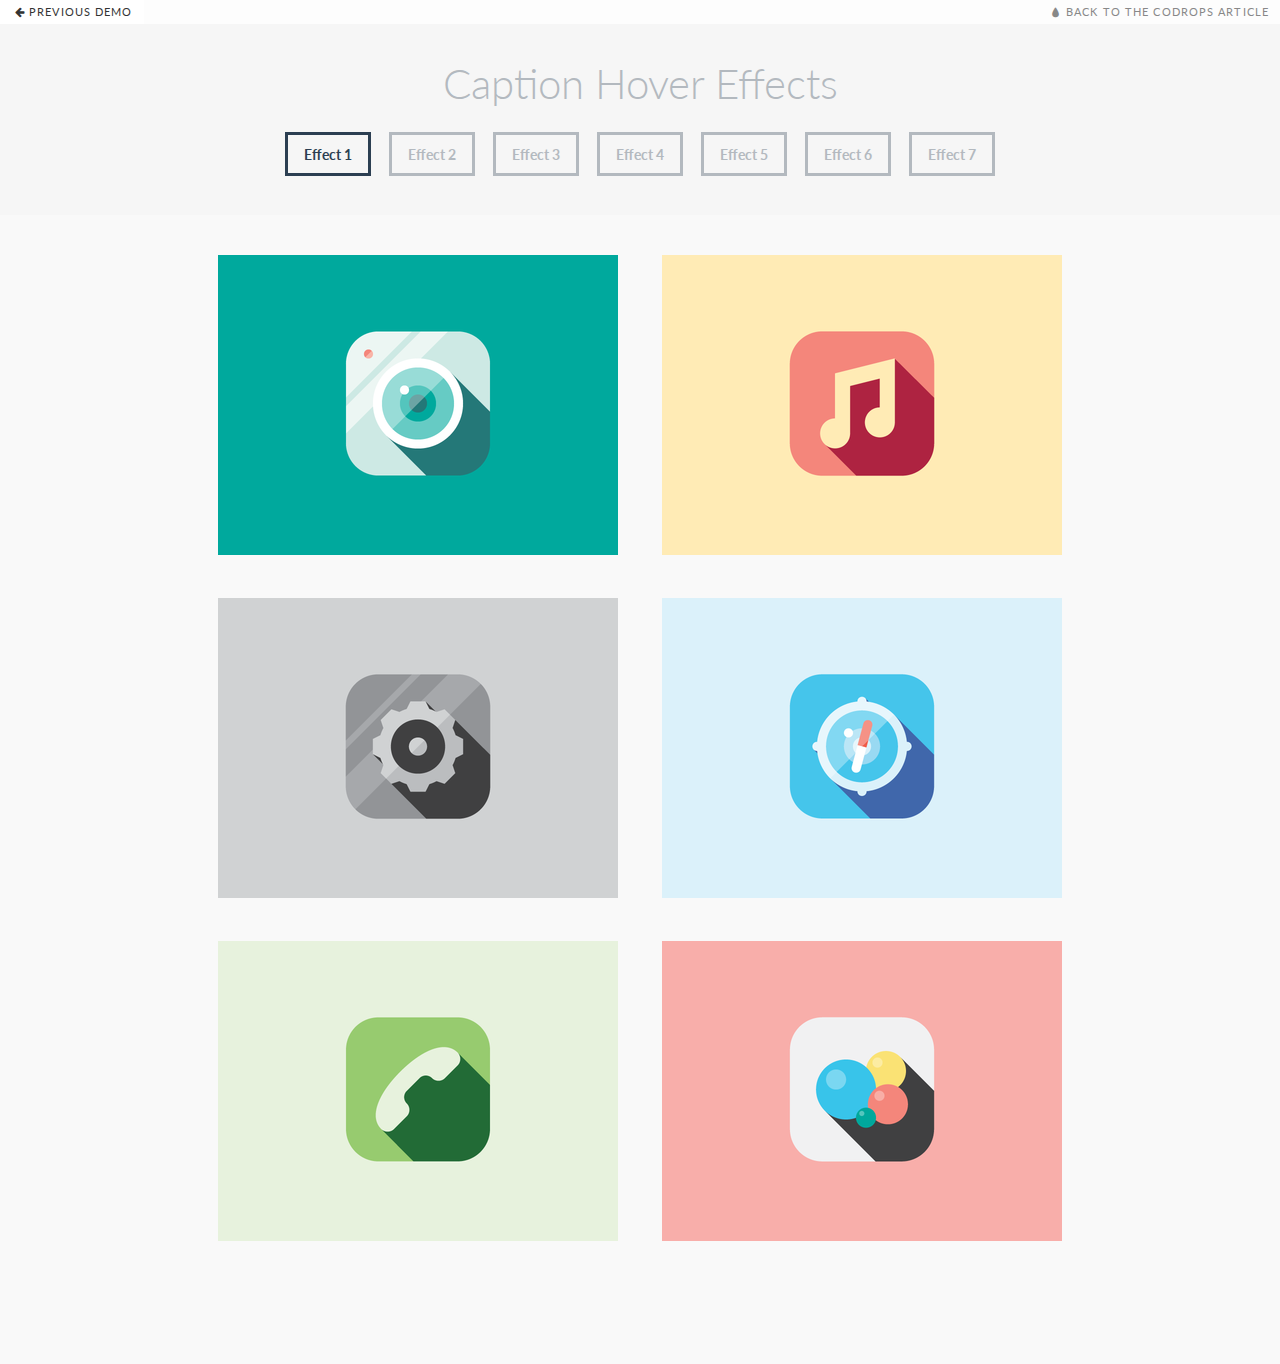
<file: CaptionHoverEffects 2/index.html>
<!DOCTYPE html>
<html lang="en" class="no-js">
	<head>
		<meta charset="UTF-8" />
		<meta http-equiv="X-UA-Compatible" content="IE=edge,chrome=1"> 
		<meta name="viewport" content="width=device-width, initial-scale=1.0"> 
		<title>Caption Hover Effects - Demo 1</title>
		<meta name="description" content="" />
		<meta name="keywords" content="" />
		<meta name="author" content="Codrops" />
		<link rel="shortcut icon" href="../favicon.ico"> 
		<link rel="stylesheet" type="text/css" href="css/default.css" />
		<link rel="stylesheet" type="text/css" href="css/component.css" />
		<script src="js/modernizr.custom.js"></script>
	</head>
	<body>
		<div class="container demo-1">
			<!-- Top Navigation -->
			<div class="codrops-top clearfix">
				<a class="codrops-icon codrops-icon-prev" href="http://tympanus.net/Development/CreativeButtons/"><span>Previous Demo</span></a>
				<span class="right"><a class="codrops-icon codrops-icon-drop" href="http://tympanus.net/codrops/?p=15469"><span>Back to the Codrops Article</span></a></span>
			</div>
			<header>
				<h1>Caption Hover Effects</h1>	
				<nav class="codrops-demos">
					<a class="current-demo" href="index.html">Effect 1</a>
					<a href="index2.html">Effect 2</a>
					<a href="index3.html">Effect 3</a>
					<a href="index4.html">Effect 4</a>
					<a href="index5.html">Effect 5</a>
					<a href="index6.html">Effect 6</a>
					<a href="index7.html">Effect 7</a>
				</nav>
			</header>
			<ul class="grid cs-style-1">
				<li>
					<figure>
						<img src="images/1.png" alt="img01">
						<figcaption>
							<h3>Camera</h3>
							<span>Jacob Cummings</span>
							<a href="http://dribbble.com/shots/1115632-Camera">Take a look</a>
						</figcaption>
					</figure>
				</li>
				<li>
					<figure>
						<img src="images/2.png" alt="img02">
						<figcaption>
							<h3>Music</h3>
							<span>Jacob Cummings</span>
							<a href="http://dribbble.com/shots/1115960-Music">Take a look</a>
						</figcaption>
					</figure>
				</li>
				<li>
					<figure>
						<img src="images/4.png" alt="img04">
						<figcaption>
							<h3>Settings</h3>
							<span>Jacob Cummings</span>
							<a href="http://dribbble.com/shots/1116685-Settings">Take a look</a>
						</figcaption>
					</figure>
				</li>
				<li>
					<figure>
						<img src="images/5.png" alt="img05">
						<figcaption>
							<h3>Safari</h3>
							<span>Jacob Cummings</span>
							<a href="http://dribbble.com/shots/1116775-Safari">Take a look</a>
						</figcaption>
					</figure>
				</li>
				<li>
					<figure>
						<img src="images/3.png" alt="img03">
						<figcaption>
							<h3>Phone</h3>
							<span>Jacob Cummings</span>
							<a href="http://dribbble.com/shots/1117308-Phone">Take a look</a>
						</figcaption>
					</figure>
				</li>
				<li>
					<figure>
						<img src="images/6.png" alt="img06">
						<figcaption>
							<h3>Game Center</h3>
							<span>Jacob Cummings</span>
							<a href="http://dribbble.com/shots/1118904-Game-Center">Take a look</a>
						</figcaption>
					</figure>
				</li>
			</ul>
		</div><!-- /container -->
		<script src="js/toucheffects.js"></script>
	</body>
</html>
</file>
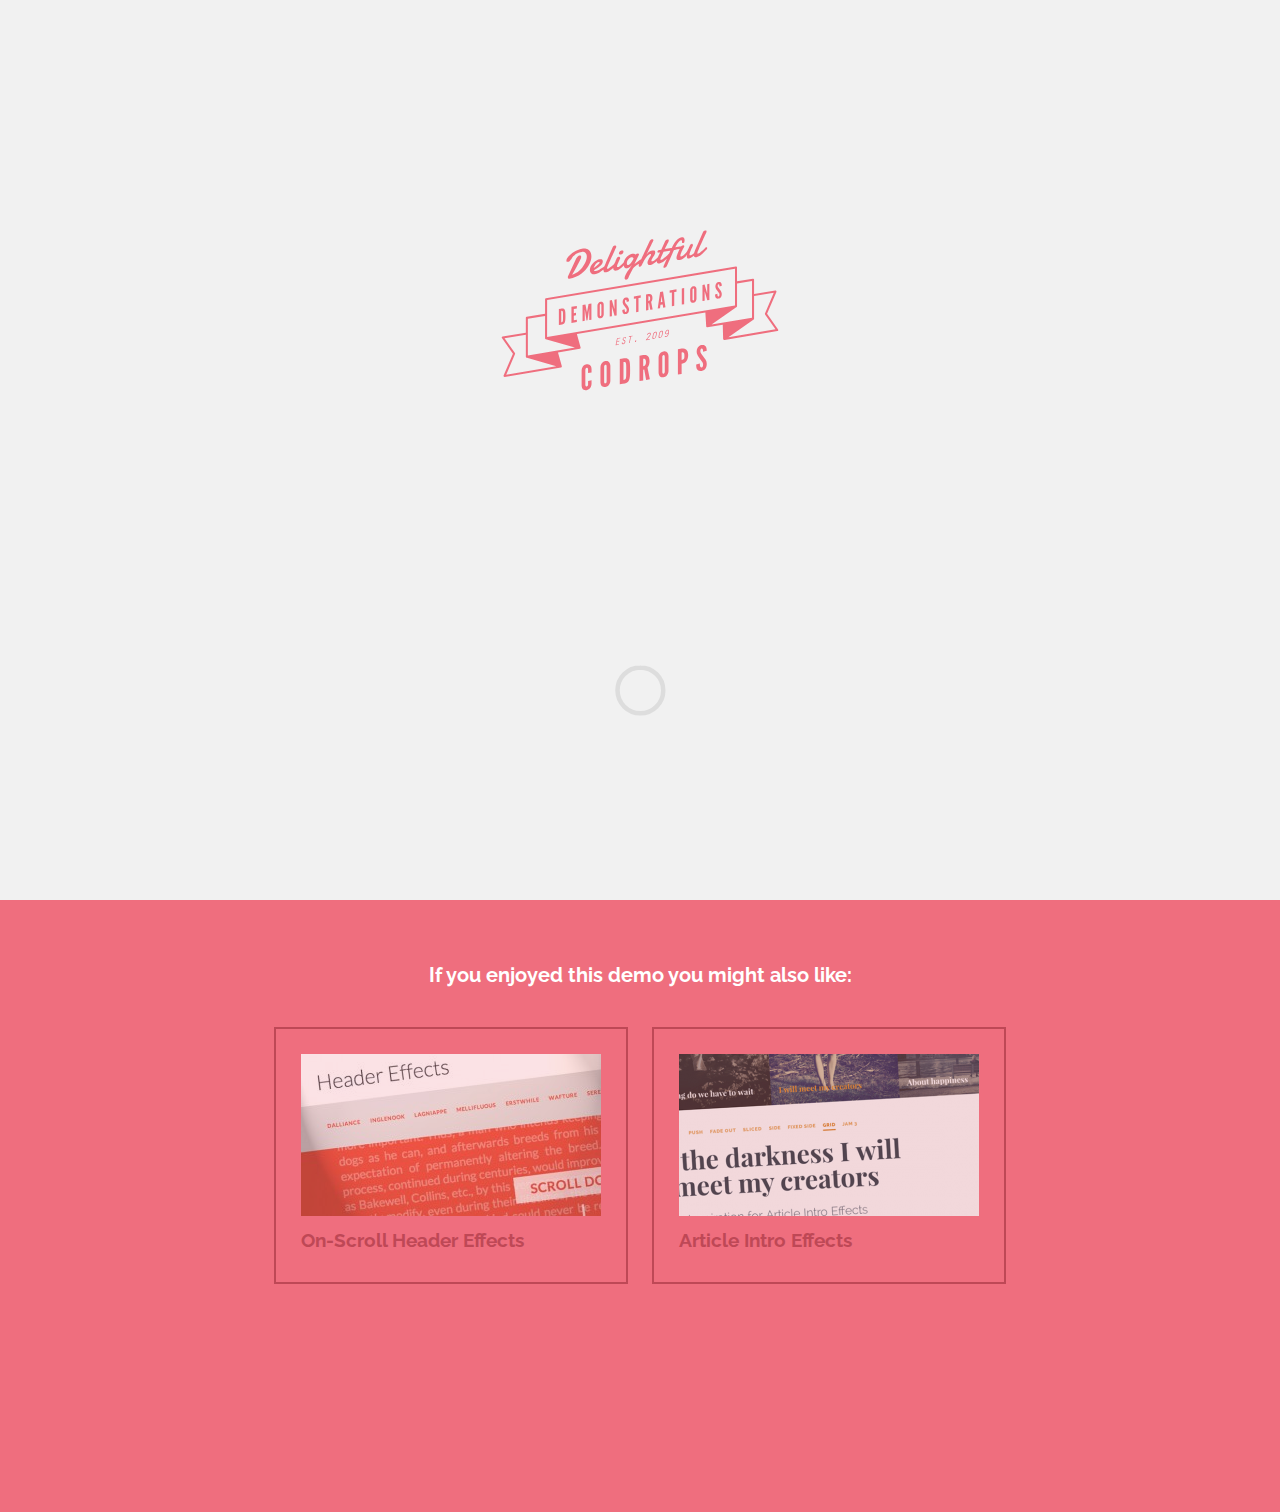
<file: PagePreloadingEffect/index.html>
<!DOCTYPE html>
<html lang="en" class="no-js">
	<head>
		<meta charset="UTF-8" />
		<meta http-equiv="X-UA-Compatible" content="IE=edge"> 
		<meta name="viewport" content="width=device-width, initial-scale=1"> 
		<title>Page Preloading Effect | Demo 1</title>
		<meta name="description" content="Page Preloading Effect: Re-creating the effect seen on fontface.ninja" />
		<meta name="keywords" content="page loading, effect, initial, logo, sliding, web design, css animation, transform" />
		<meta name="author" content="Codrops" />
		<link rel="shortcut icon" href="../favicon.ico">
		<link rel="stylesheet" type="text/css" href="css/normalize.css" />
		<link rel="stylesheet" type="text/css" href="css/demo.css" />
		<link rel="stylesheet" type="text/css" href="css/effect1.css" />
		<script src="js/modernizr.custom.js"></script>
	</head>
	<body class="demo-1">
		<div id="ip-container" class="ip-container">
			<!-- initial header -->
			<header class="ip-header">
				<h1 class="ip-logo">
					<svg class="ip-inner" width="100%" height="100%" viewBox="0 0 300 160" preserveAspectRatio="xMidYMin meet" aria-labelledby="logo_title">
						<title id="logo_title">Delightful Demonstrations by Codrops</title>
						<path d="M279.464,97.909L269.13,83.176l8.756-20.404c0.139-0.322,0.09-0.696-0.126-0.972c-0.217-0.278-0.565-0.413-0.914-0.358 l-19.896,3.227l0.005-13.346c0-0.284-0.125-0.553-0.341-0.736c-0.217-0.183-0.502-0.262-0.781-0.215l-14.866,2.476l-0.002-13.066 c0-0.284-0.126-0.552-0.341-0.735c-0.216-0.183-0.501-0.263-0.782-0.215L61.814,68.626c-0.464,0.077-0.804,0.479-0.805,0.949 l-0.011,13.692l-17.223,2.824c-0.466,0.076-0.808,0.479-0.808,0.951l0.003,13.872l-21.803,3.606 c-0.327,0.054-0.603,0.272-0.73,0.578c-0.129,0.304-0.091,0.654,0.099,0.925l10.333,14.734l-8.755,20.402 c-0.139,0.324-0.09,0.698,0.129,0.976c0.184,0.234,0.464,0.368,0.756,0.368c0.054,0,0.108-0.005,0.162-0.014l52.751-8.97 c0.477-0.082,0.808-0.501,0.798-0.971c0-0.039-0.005-0.079-0.009-0.118c-0.001-0.008,0-0.015-0.001-0.022 c-0.001-0.003-0.002-0.008-0.003-0.011c-0.006-0.045-0.006-0.09-0.019-0.134l-3.55-12.769l20.414-3.433 c0.004-0.001,0.008-0.003,0.014-0.004c0.035-0.007,0.067-0.018,0.101-0.028c0.028-0.008,0.057-0.014,0.083-0.025 c0.026-0.009,0.051-0.024,0.077-0.037c0.031-0.016,0.062-0.03,0.091-0.048c0.021-0.015,0.04-0.032,0.06-0.047 c0.029-0.024,0.06-0.045,0.086-0.071c0.002-0.003,0.006-0.004,0.009-0.007c0.007-0.007,0.011-0.018,0.019-0.025 c0.044-0.046,0.082-0.097,0.116-0.149c0.012-0.021,0.023-0.04,0.034-0.061c0.029-0.054,0.052-0.11,0.07-0.17 c0.004-0.014,0.011-0.027,0.014-0.041c0.019-0.072,0.027-0.147,0.029-0.224c0-0.021-0.003-0.042-0.004-0.062 c-0.002-0.037-0.001-0.073-0.007-0.11c-0.003-0.021-0.012-0.04-0.016-0.06c-0.003-0.013-0.002-0.026-0.005-0.039l-3.49-12.553 l120.449-20.255l0.809,13.004c0.001,0.013,0.005,0.023,0.006,0.035c0.003,0.022,0.001,0.043,0.006,0.064 c0.007,0.045,0.021,0.089,0.034,0.132c0.002,0.008,0.004,0.018,0.006,0.025c0.025,0.072,0.061,0.14,0.102,0.202 c0.008,0.014,0.019,0.027,0.027,0.04c0.039,0.055,0.084,0.106,0.134,0.151c0.007,0.007,0.014,0.014,0.021,0.021 c0.057,0.048,0.119,0.088,0.187,0.123c0.007,0.003,0.014,0.01,0.021,0.015c0.011,0.004,0.023,0.007,0.033,0.011 c0.044,0.021,0.089,0.034,0.136,0.047c0.018,0.006,0.035,0.012,0.055,0.016c0.062,0.014,0.127,0.021,0.193,0.021h0.001h0.001 c0,0,0,0,0.001,0c0.052,0,0.104-0.004,0.158-0.013l14.378-2.412l0.363,13.291c0.01,0.354,0.214,0.674,0.531,0.833 c0.136,0.07,0.285,0.104,0.433,0.104c0.066,0,0.131-0.016,0.196-0.03c0.042,0.006,0.085,0.013,0.128,0.013 c0.054,0,0.106-0.005,0.161-0.014l49.442-8.314c0.326-0.056,0.602-0.274,0.729-0.578C279.69,98.528,279.653,98.18,279.464,97.909z M255.027,52.458l-0.01,34.515l-37.923,6.362l23.118-16.158c0.441-0.095,0.761-0.483,0.761-0.939l-0.006-21.439L255.027,52.458z M62.936,70.393l176.101-29.475l0.009,34.505l-176.138,29.62L62.936,70.393z M60.997,85.222l-0.018,20.959 c0,0.017,0.005,0.033,0.005,0.05c0.002,0.041,0.006,0.081,0.014,0.12c0.004,0.027,0.01,0.053,0.018,0.079 c0.01,0.038,0.022,0.074,0.037,0.11c0.01,0.026,0.021,0.051,0.033,0.075c0.018,0.035,0.039,0.068,0.06,0.101 c0.016,0.021,0.029,0.045,0.046,0.065c0.028,0.034,0.06,0.065,0.092,0.097c0.013,0.013,0.023,0.027,0.037,0.039 c0.003,0.003,0.007,0.005,0.011,0.007c0.018,0.016,0.038,0.027,0.057,0.041c0.03,0.021,0.061,0.043,0.092,0.061 c0.021,0.011,0.043,0.021,0.065,0.03c0.034,0.016,0.069,0.03,0.104,0.041c0.01,0.003,0.02,0.009,0.03,0.012l27.328,7.764 l-44.104,7.417l-0.009-34.428L60.997,85.222z M32.853,121.024c0.131-0.306,0.095-0.659-0.097-0.933l-9.762-13.919l19.979-3.306 l0.005,20.562c0,0.283,0.125,0.552,0.342,0.735c0.125,0.105,0.274,0.175,0.431,0.206c0.088,0.064,0.187,0.117,0.298,0.148 l27.451,7.799l-46.916,7.978L32.853,121.024z M232.894,105.183l23.354-16.322c0.105-0.073,0.189-0.165,0.255-0.266 c0.268-0.174,0.441-0.472,0.441-0.806l0.006-21.169l18.473-2.996l-8.275,19.285c-0.132,0.307-0.095,0.66,0.097,0.934l9.766,13.923 L232.894,105.183z M94.226,32.084c-0.2,0.397-0.46,0.921-0.783,1.574c-0.322,0.652-0.692,1.382-1.108,2.191 c-0.417,0.809-0.868,1.679-1.355,2.611s-0.991,1.869-1.513,2.813c-0.522,0.943-1.056,1.874-1.601,2.792 c-0.545,0.918-1.076,1.772-1.592,2.562c1.267-0.341,2.486-0.868,3.659-1.58c1.173-0.712,2.272-1.539,3.299-2.479 s1.964-1.959,2.815-3.058c0.85-1.098,1.577-2.21,2.181-3.338c0.604-1.128,1.073-2.235,1.408-3.323 c0.334-1.088,0.501-2.089,0.501-3.004c0-0.774-0.096-1.474-0.29-2.098c-0.194-0.625-0.487-1.144-0.88-1.56 c-0.393-0.415-0.895-0.706-1.504-0.874c-0.61-0.168-1.326-0.183-2.147-0.045c-0.762,0.127-1.527,0.329-2.295,0.604 c-0.768,0.276-1.504,0.595-2.208,0.959c-0.704,0.364-1.352,0.763-1.944,1.196c-0.593,0.434-1.1,0.879-1.522,1.337 c-0.469,0.594-0.883,1.18-1.24,1.756c-0.358,0.576-0.71,1.098-1.056,1.566c-0.346,0.469-0.719,0.866-1.117,1.19 c-0.399,0.325-0.868,0.532-1.408,0.623c-1.009,0.169-1.513-0.193-1.513-1.084c0-0.562,0.182-1.2,0.545-1.912 c0.363-0.711,0.871-1.441,1.521-2.189c0.651-0.749,1.425-1.494,2.322-2.236c0.897-0.742,1.885-1.429,2.965-2.062 c1.079-0.632,2.228-1.185,3.448-1.659c1.22-0.474,2.475-0.819,3.765-1.035c1.501-0.251,2.81-0.247,3.923,0.012 c1.114,0.259,2.038,0.717,2.771,1.375c0.733,0.658,1.278,1.484,1.637,2.479c0.357,0.996,0.536,2.104,0.536,3.323 c0,1.22-0.208,2.533-0.625,3.939c-0.417,1.407-1.026,2.823-1.83,4.247c-0.804,1.425-1.794,2.816-2.973,4.175 s-2.533,2.605-4.064,3.741c-1.53,1.136-3.226,2.118-5.084,2.945c-1.859,0.827-3.868,1.421-6.025,1.782 c-0.469,0.079-0.839-0.009-1.108-0.263c-0.27-0.254-0.405-0.598-0.405-1.032c0-0.34,0.059-0.678,0.176-1.015s0.27-0.655,0.458-0.957 l7.231-15.583c0.34-0.585,0.677-1.064,1.012-1.436c0.334-0.373,0.645-0.671,0.932-0.896c0.288-0.224,0.542-0.38,0.766-0.471 c0.223-0.09,0.393-0.145,0.51-0.165c0.528-0.088,0.903,0.001,1.126,0.269s0.334,0.612,0.334,1.035c0,0.34-0.059,0.708-0.176,1.103 C94.583,31.327,94.425,31.711,94.226,32.084z M112.224,32.116c0.973-0.163,1.7-0.05,2.182,0.339 c0.481,0.388,0.721,0.999,0.721,1.832c0,0.492-0.129,1.03-0.387,1.613c-0.258,0.583-0.704,1.206-1.337,1.869 s-1.481,1.374-2.542,2.132c-1.062,0.759-2.39,1.564-3.985,2.417c0.059,0.331,0.24,0.567,0.545,0.709 c0.305,0.142,0.709,0.171,1.214,0.087c0.54-0.09,1.117-0.266,1.733-0.528c0.615-0.261,1.225-0.565,1.83-0.913 c0.604-0.348,1.193-0.713,1.768-1.097c0.574-0.383,1.093-0.743,1.557-1.079c0.463-0.335,0.851-0.623,1.162-0.863 c0.311-0.24,0.519-0.392,0.625-0.456c0.105-0.088,0.202-0.146,0.29-0.172c0.088-0.026,0.167-0.045,0.237-0.057 c0.141-0.023,0.258-0.011,0.352,0.038s0.173,0.112,0.237,0.189s0.108,0.164,0.132,0.259c0.023,0.096,0.035,0.179,0.035,0.249 c0,0.106-0.012,0.234-0.035,0.384c-0.024,0.151-0.111,0.333-0.264,0.545c-0.059,0.069-0.255,0.26-0.589,0.574 c-0.334,0.314-0.765,0.691-1.293,1.131c-0.527,0.44-1.141,0.916-1.838,1.425c-0.698,0.51-1.437,0.995-2.217,1.453 c-0.78,0.459-1.592,0.868-2.436,1.226c-0.845,0.358-1.678,0.606-2.499,0.743c-0.704,0.118-1.328,0.087-1.874-0.091 c-0.545-0.179-1.009-0.465-1.39-0.858c-0.381-0.394-0.672-0.873-0.871-1.438c-0.2-0.564-0.299-1.175-0.299-1.832 c0-0.504,0.1-1.075,0.299-1.713c0.199-0.637,0.486-1.292,0.862-1.965s0.836-1.345,1.381-2.017c0.545-0.671,1.158-1.287,1.838-1.847 c0.68-0.559,1.428-1.042,2.243-1.448C110.426,32.552,111.297,32.271,112.224,32.116z M111.59,34.65 c-0.059-0.002-0.111,0-0.158,0.008s-0.1,0.017-0.158,0.026c-0.446,0.075-0.862,0.232-1.25,0.473 c-0.387,0.241-0.742,0.532-1.064,0.873c-0.323,0.342-0.61,0.715-0.862,1.121c-0.252,0.406-0.478,0.805-0.677,1.195 c-0.2,0.392-0.367,0.763-0.501,1.113c-0.135,0.351-0.237,0.644-0.308,0.878c0.41-0.28,0.835-0.591,1.275-0.935 c0.44-0.343,0.854-0.67,1.24-0.981c0.387-0.312,0.724-0.59,1.012-0.838c0.287-0.247,0.489-0.416,0.607-0.506 c0.528-0.416,0.891-0.785,1.091-1.106c0.2-0.32,0.299-0.587,0.299-0.797c0-0.176-0.056-0.308-0.167-0.395 C111.857,34.693,111.73,34.65,111.59,34.65z M119.666,38.594c-0.129,0.292-0.255,0.626-0.378,1.004 c-0.123,0.378-0.185,0.708-0.185,0.99c0,0.176,0.036,0.311,0.106,0.405s0.205,0.124,0.405,0.09c0.246-0.041,0.554-0.166,0.923-0.375 c0.37-0.208,0.768-0.469,1.196-0.781c0.428-0.312,0.874-0.662,1.337-1.051c0.463-0.388,0.923-0.788,1.381-1.198 c0.458-0.411,0.894-0.818,1.311-1.222c0.417-0.404,0.789-0.774,1.117-1.111c0.094-0.098,0.206-0.175,0.334-0.232 c0.129-0.057,0.24-0.093,0.334-0.108c0.234-0.04,0.428,0.01,0.581,0.149c0.152,0.139,0.229,0.343,0.229,0.612 c0,0.247-0.082,0.536-0.246,0.869c-0.165,0.333-0.452,0.68-0.862,1.042c-0.75,0.818-1.507,1.601-2.27,2.35 c-0.762,0.75-1.522,1.425-2.278,2.026c-0.757,0.602-1.508,1.105-2.252,1.511c-0.745,0.406-1.469,0.668-2.173,0.786 c-0.481,0.081-0.882,0.083-1.205,0.008c-0.323-0.075-0.581-0.208-0.774-0.398c-0.193-0.19-0.332-0.431-0.414-0.722 c-0.082-0.292-0.123-0.607-0.123-0.947c0-0.575,0.084-1.178,0.255-1.811c0.17-0.632,0.373-1.22,0.607-1.764 c0.411-0.984,0.827-1.962,1.249-2.936c0.422-0.974,0.81-1.865,1.162-2.675l5.331-12.239c0.211-0.493,0.496-0.863,0.854-1.111 c0.357-0.247,0.718-0.401,1.082-0.462c0.363-0.061,0.695-0.017,0.994,0.133s0.449,0.447,0.449,0.893c0,0.211-0.05,0.442-0.15,0.693 c-0.099,0.251-0.226,0.525-0.378,0.82c-0.293,0.601-0.642,1.333-1.047,2.198c-0.405,0.866-0.839,1.806-1.302,2.822 c-0.464,1.016-0.938,2.072-1.425,3.168c-0.486,1.096-0.962,2.164-1.425,3.203c-0.463,1.04-0.897,2.024-1.302,2.954 C120.308,37.105,119.958,37.912,119.666,38.594z M128.304,30.974c0.199-0.362,0.428-0.635,0.687-0.819 c0.257-0.184,0.521-0.298,0.792-0.344c0.446-0.074,0.83,0.005,1.152,0.238c0.322,0.233,0.484,0.573,0.484,1.019 c-0.012,0.108-0.026,0.216-0.044,0.324c-0.017,0.108-0.055,0.22-0.114,0.336c-0.164,0.333-0.299,0.613-0.404,0.842 c-0.106,0.229-0.203,0.441-0.291,0.638c-0.088,0.196-0.173,0.389-0.255,0.579c-0.082,0.189-0.182,0.417-0.299,0.683 c-0.141,0.317-0.299,0.663-0.475,1.039s-0.343,0.758-0.501,1.148c-0.158,0.39-0.293,0.77-0.404,1.141 c-0.112,0.371-0.167,0.703-0.167,0.996c0,0.317,0.079,0.512,0.238,0.585c0.158,0.073,0.384,0.085,0.677,0.036 c0.328-0.055,0.671-0.182,1.029-0.383c0.357-0.201,0.718-0.443,1.082-0.727c0.363-0.283,0.721-0.598,1.073-0.944 c0.352-0.346,0.684-0.692,0.994-1.038c0.311-0.345,0.599-0.674,0.862-0.989c0.264-0.313,0.484-0.591,0.66-0.832 c0.234-0.262,0.469-0.413,0.703-0.452c0.211-0.036,0.384,0.029,0.519,0.194s0.202,0.395,0.202,0.688c0,0.27-0.067,0.568-0.202,0.896 s-0.355,0.652-0.66,0.973c-0.598,0.71-1.208,1.396-1.83,2.057s-1.258,1.26-1.909,1.797c-0.651,0.537-1.305,0.989-1.961,1.357 c-0.657,0.368-1.319,0.608-1.988,0.72c-0.95,0.159-1.697,0.041-2.243-0.355c-0.545-0.396-0.818-1.109-0.818-2.142 c0-0.539,0.076-1.08,0.229-1.622c0.153-0.541,0.334-1.073,0.546-1.596c0.211-0.521,0.434-1.028,0.668-1.519 c0.234-0.491,0.434-0.955,0.598-1.394c0.059-0.162,0.161-0.414,0.308-0.755c0.146-0.341,0.302-0.689,0.466-1.045 C127.893,31.887,128.093,31.443,128.304,30.974z M130.239,26.691c0-0.27,0.05-0.557,0.149-0.861s0.249-0.59,0.449-0.858 c0.199-0.268,0.449-0.503,0.748-0.706c0.299-0.202,0.653-0.338,1.064-0.407c0.68-0.114,1.155-0.061,1.425,0.158 s0.405,0.527,0.405,0.926c0,0.223-0.044,0.477-0.132,0.761c-0.088,0.285-0.22,0.556-0.396,0.814s-0.404,0.487-0.686,0.687 c-0.282,0.2-0.616,0.332-1.003,0.396c-0.727,0.122-1.237,0.093-1.53-0.087C130.438,27.335,130.274,27.061,130.239,26.691z M142.607,27.049c0.516-0.086,0.968-0.097,1.355-0.033c0.387,0.064,0.715,0.15,0.985,0.257c0.305,0.137,0.575,0.297,0.809,0.48 c0.165-0.133,0.34-0.262,0.528-0.388c0.165-0.109,0.346-0.213,0.546-0.312c0.199-0.097,0.398-0.163,0.598-0.196 c0.516-0.086,0.915-0.047,1.196,0.116c0.282,0.164,0.422,0.393,0.422,0.686c0,0.153-0.042,0.312-0.124,0.478l-4.117,8.483 l0.334-0.355c1.384-1.041,2.521-1.867,3.414-2.479c0.891-0.613,1.601-1.074,2.129-1.386c0.527-0.311,0.906-0.513,1.135-0.604 s0.372-0.142,0.431-0.151c0.27-0.045,0.479,0.023,0.625,0.203c0.146,0.181,0.22,0.424,0.22,0.729c0,0.34-0.097,0.702-0.29,1.086 s-0.49,0.687-0.889,0.905c-0.527,0.358-1.144,0.752-1.848,1.18c-0.704,0.429-1.437,0.895-2.199,1.397 c-0.762,0.503-1.527,1.05-2.296,1.642c-0.768,0.592-1.486,1.226-2.155,1.9l-3.413,6.747c-0.281,0.716-0.537,1.304-0.765,1.764 s-0.455,0.833-0.678,1.116c-0.223,0.284-0.451,0.492-0.686,0.625c-0.235,0.133-0.504,0.225-0.81,0.276 c-0.457,0.077-0.818-0.021-1.082-0.294c-0.264-0.272-0.396-0.632-0.396-1.078c0-0.469,0.112-1.033,0.334-1.692 c0.223-0.658,0.537-1.382,0.942-2.171c0.404-0.789,0.894-1.627,1.469-2.515c0.574-0.888,1.214-1.802,1.917-2.74l2.182-3.145 c-0.446,0.485-0.886,0.911-1.319,1.276c-0.434,0.366-0.851,0.673-1.25,0.922c-0.399,0.249-0.771,0.443-1.117,0.583 c-0.346,0.14-0.648,0.232-0.906,0.275c-0.469,0.079-0.903,0.043-1.301-0.107c-0.399-0.15-0.742-0.395-1.029-0.734 c-0.288-0.339-0.514-0.759-0.678-1.259c-0.164-0.5-0.246-1.061-0.246-1.683c0-1.29,0.249-2.499,0.748-3.626 c0.499-1.127,1.138-2.123,1.918-2.986c0.78-0.864,1.642-1.574,2.586-2.13C140.78,27.555,141.704,27.2,142.607,27.049z M141.938,30.257c-0.551,0.092-1.085,0.32-1.601,0.682c-0.516,0.362-0.974,0.802-1.373,1.32c-0.398,0.519-0.715,1.09-0.95,1.716 c-0.235,0.626-0.352,1.25-0.352,1.871c0,0.188,0.015,0.388,0.044,0.6c0.03,0.212,0.094,0.404,0.193,0.575 c0.1,0.171,0.247,0.302,0.44,0.393c0.194,0.091,0.46,0.107,0.801,0.051c0.246-0.042,0.537-0.198,0.871-0.471 c0.334-0.273,0.68-0.606,1.038-1s0.707-0.822,1.047-1.284c0.339-0.461,0.648-0.909,0.923-1.342s0.495-0.818,0.66-1.157 c0.164-0.338,0.246-0.583,0.246-0.736c0-0.258-0.07-0.472-0.211-0.642c-0.141-0.17-0.313-0.302-0.519-0.397 c-0.205-0.094-0.422-0.155-0.651-0.182C142.316,30.227,142.114,30.228,141.938,30.257z M149.363,35.929 c0.282-0.645,0.604-1.365,0.968-2.159c0.363-0.794,0.73-1.583,1.1-2.366s0.719-1.528,1.047-2.234c0.328-0.706,0.604-1.306,0.827-1.8 l5.806-12.39c0.07-0.164,0.179-0.33,0.325-0.495s0.313-0.319,0.501-0.462c0.188-0.143,0.388-0.264,0.599-0.364 c0.211-0.1,0.422-0.167,0.633-0.203c0.517-0.086,0.874-0.049,1.074,0.111c0.198,0.16,0.299,0.381,0.299,0.662 c0,0.258-0.064,0.542-0.193,0.851c-0.13,0.309-0.276,0.6-0.44,0.874c-0.517,0.966-1.012,1.938-1.486,2.914s-0.95,1.959-1.426,2.948 c-0.475,0.989-0.952,1.972-1.434,2.949c-0.48,0.978-0.984,1.951-1.513,2.918c0.328-0.372,0.678-0.758,1.047-1.161 c0.369-0.402,0.771-0.779,1.205-1.134c0.434-0.354,0.908-0.665,1.425-0.934c0.516-0.268,1.091-0.455,1.725-0.561 c0.375-0.063,0.732-0.087,1.072-0.074c0.341,0.013,0.64,0.078,0.898,0.192c0.257,0.115,0.463,0.298,0.615,0.548 c0.152,0.25,0.229,0.575,0.229,0.974c0,0.528-0.079,1.025-0.237,1.491s-0.36,0.917-0.606,1.351c-0.247,0.435-0.517,0.854-0.81,1.261 c-0.294,0.407-0.572,0.817-0.836,1.231s-0.492,0.836-0.687,1.267c-0.193,0.431-0.313,0.886-0.36,1.362 c0,0.024-0.003,0.047-0.009,0.072s-0.009,0.048-0.009,0.072c0,0.235,0.079,0.368,0.237,0.4c0.158,0.033,0.36,0.028,0.607-0.014 c0.316-0.053,0.656-0.171,1.021-0.355c0.363-0.184,0.729-0.409,1.1-0.676c0.369-0.267,0.738-0.561,1.108-0.881 c0.369-0.319,0.721-0.642,1.056-0.968c0.334-0.326,0.642-0.638,0.923-0.938c0.282-0.299,0.522-0.56,0.722-0.781 c0.105-0.111,0.217-0.2,0.334-0.267c0.117-0.066,0.229-0.108,0.335-0.126c0.211-0.035,0.39,0.014,0.536,0.147s0.22,0.336,0.22,0.605 c0,0.246-0.085,0.542-0.255,0.887s-0.461,0.71-0.871,1.096c-0.645,0.671-1.302,1.321-1.971,1.949 c-0.668,0.628-1.343,1.198-2.022,1.71c-0.681,0.513-1.358,0.943-2.032,1.29c-0.675,0.347-1.335,0.575-1.979,0.683 c-0.833,0.14-1.501,0.061-2.005-0.236c-0.505-0.296-0.757-0.855-0.757-1.677c0-0.598,0.103-1.181,0.308-1.749 c0.205-0.568,0.457-1.126,0.757-1.675c0.299-0.548,0.618-1.083,0.959-1.604c0.34-0.52,0.639-1.024,0.896-1.513 c0.141-0.223,0.249-0.426,0.325-0.609c0.077-0.183,0.115-0.374,0.115-0.573c0-0.176-0.048-0.312-0.141-0.408 c-0.095-0.096-0.241-0.127-0.44-0.094c-0.691,0.116-1.331,0.393-1.917,0.832c-0.587,0.438-1.127,0.962-1.619,1.572 s-0.95,1.265-1.372,1.962c-0.422,0.699-0.815,1.366-1.179,2.001c-0.165,0.286-0.332,0.609-0.502,0.972s-0.346,0.735-0.527,1.118 c-0.183,0.382-0.373,0.763-0.572,1.143s-0.407,0.722-0.624,1.028c-0.218,0.306-0.445,0.561-0.687,0.766 c-0.24,0.204-0.489,0.328-0.747,0.372c-0.411,0.068-0.728,0.001-0.95-0.202c-0.223-0.203-0.334-0.486-0.334-0.85 c0-0.27,0.047-0.562,0.141-0.876C149,36.791,149.152,36.398,149.363,35.929z M172.094,25.123c-0.435,0.917-0.845,1.811-1.231,2.678 c-0.388,0.868-0.751,1.671-1.091,2.408c-0.141,0.306-0.279,0.654-0.413,1.046c-0.136,0.392-0.203,0.729-0.203,1.01 c0,0.165,0.038,0.287,0.114,0.368c0.076,0.082,0.203,0.107,0.379,0.078c0.246-0.042,0.557-0.167,0.933-0.376 c0.375-0.209,0.779-0.471,1.213-0.784c0.435-0.312,0.892-0.665,1.373-1.057c0.48-0.391,0.952-0.792,1.416-1.204 c0.463-0.412,0.906-0.82,1.328-1.226c0.423-0.405,0.798-0.775,1.126-1.112c0.188-0.16,0.363-0.254,0.528-0.281 c0.199-0.033,0.363,0.027,0.492,0.181c0.129,0.155,0.193,0.367,0.193,0.636c0,0.27-0.064,0.556-0.193,0.859 s-0.363,0.618-0.703,0.944c-0.763,0.82-1.534,1.606-2.314,2.358c-0.779,0.752-1.554,1.43-2.321,2.034 c-0.769,0.604-1.528,1.109-2.279,1.516c-0.75,0.407-1.478,0.67-2.181,0.788c-0.47,0.079-0.862,0.083-1.18,0.013 c-0.316-0.07-0.571-0.198-0.765-0.383c-0.193-0.184-0.332-0.413-0.413-0.687c-0.083-0.273-0.124-0.574-0.124-0.903 c0-0.586,0.1-1.213,0.3-1.88c0.199-0.667,0.422-1.272,0.668-1.818c0.353-0.786,0.701-1.565,1.047-2.339s0.684-1.516,1.012-2.228 l-0.757,0.126c-0.656,0.11-1.107,0.08-1.354-0.09c-0.246-0.17-0.369-0.389-0.369-0.659c0-0.117,0.038-0.268,0.114-0.451 c0.076-0.183,0.188-0.359,0.334-0.531c0.146-0.171,0.326-0.327,0.537-0.468c0.211-0.141,0.451-0.234,0.721-0.279l1.9-0.318 l3.712-7.993c0.234-0.485,0.524-0.853,0.871-1.104c0.346-0.251,0.707-0.409,1.082-0.471c0.352-0.059,0.674-0.019,0.968,0.119 c0.293,0.139,0.439,0.425,0.439,0.859c0,0.223-0.05,0.457-0.149,0.703c-0.1,0.245-0.231,0.534-0.396,0.866 c-0.105,0.218-0.235,0.477-0.387,0.777c-0.153,0.302-0.314,0.622-0.484,0.961c-0.17,0.339-0.346,0.694-0.527,1.064 c-0.183,0.371-0.361,0.729-0.537,1.075c-0.398,0.817-0.82,1.68-1.267,2.587l5.735-0.959c0.281-0.047,0.539-0.076,0.774-0.086 c0.234-0.01,0.437,0.015,0.606,0.075s0.302,0.158,0.396,0.294c0.095,0.137,0.142,0.334,0.142,0.592c0,0.129-0.021,0.262-0.062,0.397 c-0.041,0.136-0.117,0.266-0.229,0.39c-0.111,0.125-0.264,0.238-0.457,0.341c-0.193,0.103-0.443,0.191-0.748,0.266L172.094,25.123z M188.279,22.204c-0.61,0.125-1.188,0.24-1.733,0.343c-0.545,0.103-1.075,0.201-1.592,0.293s-1.026,0.18-1.53,0.265 c-0.505,0.084-1.015,0.17-1.531,0.256c-0.305,0.649-0.647,1.402-1.029,2.257c-0.381,0.855-0.78,1.752-1.195,2.69 c-0.417,0.938-0.834,1.884-1.249,2.839c-0.417,0.956-0.813,1.86-1.188,2.715s-0.716,1.626-1.02,2.317 c-0.306,0.69-0.552,1.238-0.739,1.646c-0.13,0.292-0.288,0.567-0.476,0.827s-0.393,0.491-0.615,0.692s-0.452,0.366-0.687,0.493 c-0.234,0.127-0.451,0.208-0.65,0.241c-0.282,0.047-0.534,0.019-0.757-0.084c-0.223-0.104-0.334-0.308-0.334-0.613 c0-0.152,0.034-0.337,0.105-0.554c0.07-0.217,0.17-0.471,0.299-0.762l6.21-14.199l-0.933,0.156 c-0.645,0.108-1.084,0.082-1.318-0.079c-0.235-0.16-0.353-0.375-0.353-0.645c0-0.282,0.146-0.579,0.439-0.892 c0.294-0.313,0.722-0.517,1.284-0.611l2.076-0.348c0.833-1.816,1.669-3.34,2.508-4.571c0.838-1.231,1.662-2.231,2.472-3 c0.809-0.769,1.598-1.34,2.366-1.715c0.768-0.375,1.504-0.621,2.208-0.739c0.328-0.055,0.642-0.043,0.94,0.036 c0.3,0.08,0.563,0.229,0.792,0.448c0.229,0.22,0.414,0.515,0.555,0.884c0.141,0.37,0.211,0.818,0.211,1.346 c0,0.504-0.07,1.073-0.211,1.707c-0.035,0.17-0.105,0.32-0.211,0.449c-0.105,0.129-0.224,0.24-0.352,0.332 c-0.13,0.091-0.259,0.163-0.388,0.214c-0.129,0.051-0.24,0.084-0.334,0.1c-0.235,0.039-0.452,0.02-0.651-0.059 c-0.199-0.078-0.299-0.234-0.299-0.468c0-0.153,0.009-0.295,0.026-0.427c0.018-0.132,0.026-0.262,0.026-0.391 c0-0.493-0.092-0.83-0.272-1.01c-0.183-0.181-0.426-0.246-0.73-0.194c-0.363,0.061-0.789,0.29-1.275,0.688 c-0.487,0.398-0.979,0.903-1.478,1.514c-0.499,0.611-0.977,1.292-1.435,2.043c-0.457,0.751-0.832,1.502-1.126,2.255l4.1-0.686 c0.363-0.061,0.703-0.112,1.021-0.153c0.316-0.041,0.595-0.052,0.835-0.034c0.241,0.019,0.429,0.084,0.563,0.196 c0.135,0.112,0.202,0.297,0.202,0.555c0,0.129-0.023,0.262-0.069,0.399c-0.048,0.137-0.127,0.271-0.238,0.4 c-0.111,0.13-0.267,0.25-0.466,0.359C188.854,22.035,188.596,22.127,188.279,22.204z M203.779,25.398 c-0.517,0.673-1.117,1.345-1.804,2.017s-1.393,1.286-2.12,1.841c-0.727,0.556-1.442,1.024-2.146,1.406 c-0.703,0.382-1.337,0.62-1.899,0.714c-0.563,0.094-1.021,0.013-1.373-0.245c-0.352-0.258-0.527-0.768-0.527-1.53 c0-0.54,0.094-1.183,0.281-1.93c-0.305,0.509-0.686,1.036-1.144,1.582c-0.457,0.545-0.979,1.061-1.565,1.546 c-0.587,0.485-1.243,0.909-1.971,1.271c-0.728,0.362-1.52,0.615-2.375,0.758c-0.387,0.064-0.759,0.086-1.117,0.063 c-0.358-0.022-0.672-0.11-0.941-0.264c-0.27-0.154-0.486-0.385-0.65-0.692c-0.165-0.307-0.247-0.712-0.247-1.217 c0-0.011,0.023-0.194,0.071-0.548c0.047-0.354,0.195-0.924,0.448-1.711c0.252-0.787,0.643-1.817,1.17-3.09 c0.528-1.273,1.272-2.834,2.234-4.684c0.246-0.487,0.53-0.854,0.853-1.102c0.323-0.248,0.672-0.403,1.048-0.466 c0.164-0.027,0.334-0.035,0.51-0.023c0.176,0.011,0.34,0.048,0.493,0.111c0.151,0.062,0.274,0.153,0.369,0.272 c0.094,0.12,0.141,0.267,0.141,0.442c0,0.118-0.018,0.232-0.053,0.343c-0.059,0.209-0.185,0.491-0.378,0.846 c-0.194,0.355-0.42,0.763-0.678,1.222c-0.259,0.46-0.531,0.954-0.818,1.483s-0.554,1.072-0.8,1.629 c-0.247,0.558-0.458,1.118-0.634,1.68c-0.176,0.563-0.275,1.1-0.3,1.607c0,0.211,0.06,0.395,0.177,0.551 c0.117,0.157,0.311,0.212,0.58,0.167c0.763-0.127,1.49-0.46,2.182-0.999c0.692-0.538,1.332-1.17,1.918-1.896 c0.586-0.725,1.117-1.489,1.592-2.29c0.476-0.801,0.871-1.527,1.188-2.178c0.223-0.436,0.42-0.897,0.59-1.383 c0.17-0.485,0.354-0.939,0.554-1.359c0.2-0.42,0.429-0.781,0.687-1.082c0.258-0.301,0.581-0.484,0.968-0.549 c0.422-0.071,0.756,0.008,1.003,0.237c0.246,0.229,0.369,0.531,0.369,0.906c0,0.211-0.079,0.515-0.237,0.911 s-0.358,0.852-0.599,1.367c-0.24,0.516-0.501,1.066-0.782,1.653c-0.282,0.587-0.543,1.179-0.783,1.776 c-0.241,0.597-0.439,1.176-0.599,1.736c-0.158,0.56-0.237,1.069-0.237,1.526c0,0.422,0.259,0.59,0.774,0.504 c0.363-0.061,0.814-0.242,1.354-0.543c0.539-0.301,1.105-0.692,1.698-1.172c0.592-0.48,1.184-1.028,1.776-1.643 c0.592-0.615,1.117-1.26,1.575-1.935L203.779,25.398z M204.325,24.427c-0.13,0.292-0.256,0.626-0.379,1.004 c-0.123,0.379-0.185,0.708-0.185,0.99c0,0.176,0.035,0.311,0.105,0.405s0.205,0.124,0.404,0.091 c0.246-0.042,0.555-0.166,0.924-0.375s0.768-0.469,1.196-0.781s0.874-0.662,1.337-1.051c0.464-0.388,0.924-0.788,1.381-1.198 c0.458-0.411,0.895-0.818,1.312-1.223c0.416-0.404,0.788-0.774,1.117-1.11c0.094-0.098,0.205-0.175,0.334-0.232 c0.129-0.057,0.24-0.093,0.334-0.109c0.235-0.039,0.429,0.011,0.581,0.149s0.229,0.343,0.229,0.612c0,0.247-0.082,0.536-0.246,0.868 c-0.164,0.333-0.452,0.68-0.862,1.042c-0.751,0.818-1.507,1.602-2.27,2.351c-0.763,0.75-1.522,1.424-2.278,2.026 c-0.756,0.602-1.508,1.105-2.252,1.512c-0.745,0.406-1.469,0.668-2.173,0.786c-0.481,0.081-0.883,0.083-1.205,0.008 s-0.581-0.208-0.774-0.398c-0.193-0.191-0.331-0.432-0.413-0.723s-0.123-0.607-0.123-0.947c0-0.574,0.085-1.178,0.255-1.811 s0.373-1.22,0.607-1.764c0.41-0.983,0.826-1.962,1.249-2.936c0.422-0.974,0.81-1.865,1.161-2.675l5.33-12.24 c0.212-0.493,0.496-0.863,0.854-1.11c0.358-0.247,0.719-0.402,1.082-0.462c0.363-0.061,0.695-0.017,0.994,0.132 c0.299,0.15,0.448,0.447,0.448,0.893c0,0.211-0.05,0.443-0.149,0.694c-0.099,0.251-0.226,0.524-0.378,0.82 c-0.293,0.601-0.643,1.333-1.047,2.198c-0.404,0.866-0.839,1.806-1.302,2.822c-0.464,1.016-0.938,2.072-1.425,3.167 c-0.487,1.096-0.963,2.164-1.426,3.203s-0.896,2.023-1.302,2.954C204.967,22.938,204.617,23.745,204.325,24.427z M128.476,106.198 l3.118-0.522l-0.125,0.597l-2.476,0.414l-0.451,2.188l2.043-0.343l-0.115,0.596l-2.043,0.342l-0.547,2.654l2.476-0.414l-0.125,0.597 l-3.118,0.521L128.476,106.198z M134.695,108.382c-0.643-0.324-1.065-0.562-0.864-1.535c0.183-0.895,0.921-1.786,1.833-1.938 c0.902-0.15,1.2,0.442,1.2,1.249l-0.653,0.205c0-0.471-0.134-0.918-0.681-0.827c-0.604,0.102-0.94,0.647-1.055,1.204 c-0.106,0.536-0.048,0.689,0.834,1.146c0.681,0.356,1.142,0.673,0.931,1.696c-0.211,1.044-0.921,1.959-1.996,2.139 c-1.132,0.189-1.382-0.518-1.267-1.555l0.662-0.197c-0.067,0.723-0.029,1.253,0.749,1.123c0.557-0.093,1.036-0.548,1.199-1.343 C135.76,108.875,135.28,108.668,134.695,108.382z M140.933,104.688l-1.382,0.231l0.125-0.597l3.377-0.564l-0.125,0.596l-1.353,0.227 l-1.238,6.033l-0.643,0.108L140.933,104.688z M145.617,108.311l0.883-0.147l-0.297,1.47l-0.883,0.147L145.617,108.311z M155.618,107.481l3.021-3.567c0.375-0.447,0.672-0.794,0.787-1.332c0.125-0.625-0.183-1.016-0.806-0.911 c-0.758,0.127-1.267,0.808-1.506,1.538l-0.614,0.018c0.373-1.129,1.122-1.993,2.254-2.183c1.008-0.168,1.564,0.353,1.354,1.405 c-0.135,0.637-0.547,1.186-1.008,1.733l-2.668,3.162l2.754-0.46l-0.124,0.596l-3.569,0.598L155.618,107.481z M165.502,103.207 c-0.221,1.064-0.527,3.371-2.484,3.698c-1.958,0.328-1.324-1.957-1.085-3.101c0.317-1.56,0.624-3.396,2.485-3.708 C166.452,99.756,165.655,102.462,165.502,103.207z M162.604,103.692c-0.537,2.604-0.115,2.697,0.537,2.588 c0.739-0.124,1.181-0.495,1.688-2.961c0.528-2.564,0.135-2.71-0.547-2.596C163.075,100.926,162.873,102.371,162.604,103.692z M171.261,102.243c-0.222,1.064-0.528,3.371-2.485,3.699c-1.957,0.327-1.324-1.958-1.084-3.102c0.316-1.56,0.623-3.396,2.484-3.708 C172.21,98.793,171.414,101.498,171.261,102.243z M168.363,102.729c-0.538,2.604-0.115,2.697,0.536,2.588 c0.74-0.123,1.182-0.495,1.689-2.961c0.527-2.564,0.134-2.71-0.547-2.596C168.833,99.962,168.632,101.407,168.363,102.729z M173.594,104.051c0.24,0.229,0.519,0.394,0.931,0.324c1.16-0.194,1.545-1.736,1.756-2.626c-0.441,0.4-0.874,0.664-1.372,0.748 c-1.209,0.202-1.439-0.748-1.219-1.851c0.24-1.173,1.056-2.278,2.284-2.483c1.659-0.278,1.323,1.774,1.064,3.037 c-0.269,1.351-0.873,3.506-2.619,3.798c-0.519,0.086-0.988-0.037-1.306-0.339L173.594,104.051z M175.801,98.797 c-0.787,0.131-1.257,0.901-1.43,1.717c-0.153,0.755-0.105,1.486,0.757,1.342c0.452-0.075,0.922-0.471,1.307-0.833 C176.846,98.986,176.405,98.695,175.801,98.797z M73.942,93.839V78.715l1.75-0.293c2.058-0.344,3.169-0.119,3.766,0.934 c0.577,1.056,0.659,2.935,0.659,5.899c0,2.963-0.082,4.849-0.659,6.098c-0.597,1.252-1.708,1.85-3.766,2.194L73.942,93.839z M76.165,91.245c0.762-0.128,1.194-0.282,1.42-1.061c0.103-0.367,0.185-0.916,0.206-1.64c0.021-0.724,0.021-1.69,0.021-2.925 c0-1.235,0-2.202-0.021-2.919c-0.021-0.696-0.103-1.217-0.206-1.57c-0.227-0.683-0.659-0.693-1.42-0.565V91.245z M85.713,76.746 l5.084-0.851v2.284l-2.861,0.479v3.972l2.058-0.344v2.428l-2.058,0.344v4.157l2.861-0.479v2.283l-5.084,0.851V76.746z M99.831,89.507l-1.42-9.269l-0.083-0.625l-0.124,0.021v10.145l-2.058,0.345V75l2.717-0.455l1.317,6.693l0.103,0.785l0.041-0.007 l0.104-0.819l1.317-7.135l2.717-0.455v15.125l-2.058,0.345V78.932l-0.124,0.021l-0.083,0.651l-1.42,9.745L99.831,89.507z M116.006,83.693c-0.021,0.62-0.144,1.197-0.371,1.708c-0.185,0.442-0.473,0.882-0.885,1.259c-0.412,0.398-0.967,0.677-1.708,0.801 c-0.741,0.124-1.317,0.035-1.729-0.226c-0.412-0.239-0.679-0.586-0.864-0.966c-0.227-0.436-0.35-0.971-0.371-1.584v-8.911 c0.021-0.6,0.144-1.176,0.371-1.687c0.185-0.443,0.453-0.899,0.864-1.277s0.988-0.68,1.729-0.804 c0.741-0.124,1.296-0.011,1.708,0.229s0.7,0.604,0.885,0.984c0.227,0.436,0.35,0.97,0.371,1.563V83.693z M113.784,75.155 c0-0.412-0.082-0.686-0.288-0.898c-0.103-0.086-0.268-0.12-0.453-0.089c-0.391,0.066-0.577,0.385-0.659,0.666 c-0.062,0.175-0.083,0.363-0.083,0.569v8.91c0,0.432,0.103,0.702,0.309,0.895c0.103,0.086,0.247,0.123,0.433,0.092 c0.391-0.064,0.576-0.343,0.659-0.666c0.062-0.154,0.082-0.343,0.082-0.568V75.155z M123.97,77.586l-0.185-0.669l-0.124,0.021v8.581 l-2.038,0.341V70.736l1.976-0.331l2.162,7.52l0.185,0.669l0.124-0.021v-8.581l2.038-0.341v15.124l-1.976,0.331L123.97,77.586z M137.552,72.124c0-0.494-0.021-1.045-0.165-1.454c-0.144-0.387-0.371-0.637-0.72-0.579c-0.576,0.117-0.762,0.745-0.762,1.629 c0,0.514,0.227,1.011,0.556,1.532c0.33,0.521,0.761,1.045,1.194,1.611c0.515,0.675,1.029,1.371,1.42,2.066 c0.391,0.696,0.659,1.434,0.659,2.257c0,1.008-0.165,1.982-0.638,2.761c-0.473,0.779-1.235,1.359-2.449,1.562 c-1.42,0.237-2.223-0.163-2.675-0.91s-0.556-1.821-0.556-2.953l2.182-0.571c0,0.638,0.021,1.272,0.185,1.718 c0.144,0.471,0.391,0.758,0.864,0.679c0.659-0.109,0.906-0.852,0.906-1.818c0-0.494-0.247-1.029-0.576-1.57 c-0.185-0.257-0.371-0.535-0.576-0.809c-0.433-0.545-0.906-1.165-1.399-1.844c-0.494-0.679-0.864-1.399-1.091-2.164 c-0.123-0.37-0.185-0.771-0.185-1.183c0-0.823,0.185-1.739,0.659-2.497c0.474-0.738,1.194-1.332,2.243-1.528 c1.338-0.245,2.12,0.181,2.552,0.91c0.433,0.751,0.556,1.739,0.556,2.582L137.552,72.124z M144.26,69.232v-2.284l6.421-1.075v2.284 l-2.099,0.352v12.84l-2.223,0.372v-12.84L144.26,69.232z M159.634,79.5l-1.152-6.186l-0.597,0.1v6.378l-2.224,0.372V65.041 l2.224-0.372c2.655-0.444,3.786,0.868,3.786,3.728c0,1.502-0.391,2.926-1.234,3.643l1.42,7.088L159.634,79.5z M157.885,71.355 c0.309-0.051,0.721-0.161,1.049-0.505c0.33-0.343,0.598-0.943,0.598-2.014c0-1.07-0.268-1.601-0.598-1.834 c-0.328-0.232-0.74-0.184-1.049-0.132V71.355z M166.589,78.335l2.284-15.506l2.717-0.455l2.284,14.742l-2.16,0.362l-0.412-3.018 l-2.141,0.358l-0.411,3.155L166.589,78.335z M170.355,67.499l-0.062-0.381l-0.123,0.021l-0.062,0.401l-0.639,4.881l1.523-0.255 L170.355,67.499z M177.784,63.622v-2.284l6.421-1.075v2.284l-2.099,0.351v12.84l-2.224,0.372v-12.84L177.784,63.622z M189.185,59.43 l2.224-0.372v15.124l-2.224,0.372V59.43z M202.952,69.143c-0.02,0.621-0.144,1.197-0.37,1.708c-0.185,0.442-0.473,0.882-0.885,1.259 c-0.411,0.398-0.967,0.676-1.708,0.8s-1.317,0.035-1.729-0.225c-0.411-0.239-0.679-0.586-0.863-0.967 c-0.228-0.435-0.351-0.97-0.371-1.583v-8.91c0.021-0.601,0.144-1.177,0.371-1.688c0.185-0.442,0.452-0.899,0.863-1.276 c0.412-0.377,0.988-0.679,1.729-0.803s1.297-0.012,1.708,0.228c0.412,0.24,0.7,0.604,0.885,0.984c0.227,0.435,0.351,0.97,0.37,1.563 V69.143z M200.73,60.605c0-0.412-0.083-0.686-0.289-0.898c-0.103-0.086-0.267-0.12-0.452-0.089 c-0.392,0.065-0.576,0.384-0.658,0.666c-0.062,0.175-0.083,0.363-0.083,0.569v8.91c0,0.432,0.104,0.703,0.309,0.895 c0.104,0.085,0.247,0.123,0.433,0.092c0.391-0.065,0.576-0.343,0.658-0.666c0.062-0.154,0.083-0.343,0.083-0.569V60.605z M210.916,63.037l-0.185-0.669l-0.124,0.021v8.581l-2.037,0.341V56.187l1.976-0.331l2.161,7.519l0.186,0.669l0.123-0.021v-8.581 l2.037-0.341v15.124l-1.976,0.331L210.916,63.037z M224.498,57.574c0-0.494-0.021-1.046-0.164-1.454 c-0.145-0.388-0.371-0.638-0.721-0.579c-0.576,0.117-0.762,0.745-0.762,1.629c0,0.515,0.227,1.012,0.556,1.532 c0.33,0.521,0.762,1.045,1.193,1.611c0.515,0.675,1.03,1.371,1.421,2.067s0.658,1.433,0.658,2.256c0,1.009-0.164,1.982-0.638,2.761 s-1.235,1.359-2.449,1.562c-1.42,0.238-2.223-0.163-2.676-0.91c-0.452-0.748-0.556-1.821-0.556-2.953l2.182-0.571 c0,0.638,0.021,1.272,0.186,1.718c0.144,0.47,0.391,0.758,0.864,0.679c0.658-0.11,0.905-0.851,0.905-1.819 c0-0.494-0.247-1.028-0.576-1.57c-0.185-0.257-0.37-0.535-0.576-0.809c-0.433-0.545-0.905-1.166-1.399-1.844 s-0.864-1.398-1.091-2.163c-0.124-0.37-0.186-0.771-0.186-1.183c0-0.823,0.186-1.739,0.659-2.497 c0.474-0.738,1.193-1.332,2.243-1.528c1.338-0.245,2.12,0.18,2.552,0.911c0.433,0.75,0.556,1.738,0.556,2.582L224.498,57.574z M104.578,145.636v3.263c-0.032,0.975-0.226,1.879-0.582,2.682c-0.29,0.694-0.743,1.384-1.389,1.978 c-0.646,0.624-1.519,1.062-2.682,1.256c-1.164,0.195-2.068,0.056-2.714-0.354c-0.646-0.376-1.066-0.919-1.357-1.517 c-0.355-0.685-0.549-1.524-0.582-2.488v-13.989c0.033-0.942,0.227-1.847,0.582-2.649c0.291-0.695,0.711-1.411,1.357-2.004 c0.646-0.593,1.55-1.067,2.714-1.262c1.163-0.194,2.036-0.018,2.682,0.358c0.646,0.377,1.099,0.947,1.389,1.545 c0.356,0.684,0.55,1.523,0.582,2.454v3.264l-3.263,0.546v-3.263c0-0.646-0.162-1.071-0.517-1.399 c-0.161-0.135-0.452-0.184-0.808-0.124c-0.614,0.103-0.905,0.604-1.066,1.051c-0.097,0.275-0.129,0.571-0.162,0.899v13.989 c0.032,0.674,0.227,1.093,0.55,1.396c0.162,0.134,0.387,0.193,0.678,0.144c0.743-0.124,1.034-0.561,1.195-1.071 c0.097-0.243,0.129-0.539,0.129-0.895v-3.263L104.578,145.636z M122.217,145.946c-0.032,0.975-0.226,1.879-0.582,2.683 c-0.291,0.694-0.743,1.384-1.389,1.977c-0.646,0.625-1.519,1.062-2.682,1.257c-1.163,0.194-2.068,0.055-2.714-0.354 c-0.646-0.377-1.066-0.921-1.356-1.519c-0.355-0.683-0.549-1.523-0.582-2.487v-13.989c0.032-0.942,0.226-1.847,0.582-2.649 c0.291-0.694,0.711-1.411,1.356-2.004c0.646-0.593,1.551-1.067,2.714-1.262s2.036-0.018,2.682,0.358 c0.646,0.377,1.099,0.947,1.389,1.545c0.355,0.684,0.549,1.523,0.582,2.455V145.946z M118.728,132.541 c0-0.646-0.129-1.077-0.452-1.411c-0.162-0.134-0.42-0.188-0.711-0.139c-0.614,0.103-0.905,0.604-1.034,1.045 c-0.097,0.275-0.129,0.57-0.129,0.894v13.989c0,0.679,0.162,1.104,0.484,1.405c0.162,0.135,0.388,0.193,0.679,0.146 c0.614-0.103,0.905-0.539,1.034-1.046c0.097-0.242,0.129-0.538,0.129-0.894V132.541z M131.037,149.349v-23.746l2.746-0.46 c3.231-0.54,4.976-0.186,5.912,1.467c0.905,1.657,1.034,4.608,1.034,9.261s-0.129,7.613-1.034,9.575 c-0.937,1.965-2.681,2.903-5.912,3.444L131.037,149.349z M134.526,145.275c1.195-0.2,1.874-0.442,2.229-1.665 c0.162-0.576,0.291-1.438,0.323-2.574c0.032-1.136,0.032-2.654,0.032-4.593s0-3.457-0.032-4.583 c-0.033-1.093-0.162-1.911-0.323-2.465c-0.355-1.072-1.035-1.088-2.229-0.888V145.275z M155.752,145.213l-1.81-9.713l-0.937,0.157 v10.016l-3.489,0.584v-23.746l3.489-0.584c4.167-0.697,5.945,1.363,5.945,5.854c0,2.358-0.614,4.594-1.939,5.721l2.229,11.128 L155.752,145.213z M153.006,132.427c0.484-0.081,1.13-0.255,1.647-0.793c0.517-0.539,0.938-1.481,0.938-3.161 c0-1.681-0.421-2.515-0.938-2.881c-0.518-0.365-1.163-0.29-1.647-0.209V132.427z M176.72,136.825 c-0.033,0.975-0.227,1.88-0.582,2.683c-0.29,0.694-0.743,1.384-1.389,1.977c-0.646,0.625-1.519,1.062-2.683,1.257 c-1.162,0.195-2.066,0.056-2.714-0.354c-0.646-0.377-1.065-0.92-1.356-1.518c-0.355-0.684-0.549-1.523-0.582-2.487v-13.989 c0.033-0.942,0.227-1.848,0.582-2.65c0.291-0.694,0.711-1.41,1.356-2.004c0.647-0.593,1.552-1.066,2.714-1.261 c1.164-0.195,2.036-0.019,2.683,0.358c0.646,0.376,1.099,0.946,1.389,1.544c0.355,0.684,0.549,1.523,0.582,2.455V136.825z M173.23,123.42c0-0.646-0.129-1.077-0.452-1.41c-0.162-0.135-0.42-0.188-0.712-0.14c-0.613,0.103-0.904,0.604-1.033,1.046 c-0.097,0.274-0.129,0.57-0.129,0.894v13.989c0,0.679,0.161,1.104,0.484,1.405c0.162,0.135,0.388,0.193,0.678,0.145 c0.614-0.103,0.905-0.539,1.035-1.045c0.096-0.242,0.129-0.538,0.129-0.895V123.42z M185.539,116.482l3.489-0.584 c1.519-0.255,3.037-0.121,4.2,0.783c1.163,0.903,1.938,2.583,1.938,5.297s-0.775,4.62-1.938,5.914 c-1.163,1.293-2.682,1.999-4.2,2.253v9.499l-3.489,0.584V116.482z M189.028,126.592c1.066-0.178,1.744-0.485,2.133-1.1 c0.387-0.582,0.483-1.471,0.483-2.795c0-1.325-0.097-2.245-0.483-2.763c-0.389-0.517-1.066-0.661-2.133-0.482V126.592z M209.155,118.895c0-0.775-0.032-1.643-0.258-2.283c-0.227-0.608-0.582-1.001-1.131-0.909c-0.905,0.184-1.195,1.169-1.195,2.559 c0,0.808,0.355,1.588,0.872,2.406c0.518,0.818,1.195,1.642,1.874,2.529c0.808,1.061,1.615,2.153,2.229,3.246 c0.614,1.093,1.034,2.25,1.034,3.542c0,1.583-0.258,3.112-1.001,4.335c-0.743,1.224-1.938,2.135-3.846,2.453 c-2.229,0.373-3.489-0.256-4.199-1.43c-0.711-1.173-0.872-2.858-0.872-4.635l3.424-0.896c0,1.001,0.032,1.997,0.291,2.697 c0.227,0.737,0.613,1.189,1.356,1.065c1.035-0.173,1.422-1.337,1.422-2.854c0-0.776-0.387-1.615-0.904-2.466 c-0.29-0.404-0.582-0.84-0.904-1.271c-0.679-0.855-1.423-1.83-2.197-2.896c-0.775-1.065-1.356-2.196-1.713-3.396 c-0.193-0.581-0.29-1.211-0.29-1.857c0-1.292,0.29-2.73,1.033-3.921c0.743-1.158,1.874-2.091,3.522-2.398 c2.1-0.384,3.327,0.283,4.006,1.43c0.679,1.179,0.872,2.729,0.872,4.054L209.155,118.895z" />
					</svg>
				</h1>
				<div class="ip-loader">
					<svg class="ip-inner" width="60px" height="60px" viewBox="0 0 80 80">
						<path class="ip-loader-circlebg" d="M40,10C57.351,10,71,23.649,71,40.5S57.351,71,40.5,71 S10,57.351,10,40.5S23.649,10,40.5,10z"/>
						<path id="ip-loader-circle" class="ip-loader-circle" d="M40,10C57.351,10,71,23.649,71,40.5S57.351,71,40.5,71 S10,57.351,10,40.5S23.649,10,40.5,10z"/>
					</svg>
				</div>
			</header>
			<!-- top bar -->
			<div class="codrops-top clearfix">
				<a class="codrops-icon codrops-icon-prev" href="http://tympanus.net/Development/FullscreenForm/"><span>Previous Demo</span></a>
				<span class="right"><a class="codrops-icon codrops-icon-drop" href="http://tympanus.net/codrops/?p=19535"><span>Back to the Codrops Article</span></a></span>
			</div>
			<!-- main content -->
			<div class="ip-main">
				<nav class="codrops-demos">
					<a class="current-demo" href="index.html">Demo 1</a>
					<a href="index2.html">Demo 2</a>
				</nav>
				<h2>Make yourself at home.</h2>
				<div class="browser clearfix">
					<div class="box">
						<span class="icon-bell"></span>
						<p>Do Re Mi What Fa Si Ti Doi Nemo Do Re Mi What Fa Si Ti Doi Nemo</p>
					</div>
					<div class="box">
						<span class="icon-heart"></span>
						<p>E La Yo Na Ti Do Pa Pa Noah Do Re Mi What Fa Si Ti Doi Nemo</p>
					</div>
					<div class="box">
						<span class="icon-cog"></span>
						<p>No way! Hey Hey, me ok! Do Re Mi What Fa Si Ti Doi Nemo</p>
					</div>
				</div>
				<!-- related demos -->
				<section class="related">
					<p>If you enjoyed this demo you might also like:</p>
					<a href="http://tympanus.net/Development/HeaderEffects/">
						<img src="img/relatedposts/HeaderEffects.jpg" alt="Header Effects"/>
						<h3>On-Scroll Header Effects</h3>
					</a>
					<a href="http://tympanus.net/Development/ArticleIntroEffects/">
						<img src="img/relatedposts/ArticleIntroEffects.png" alt="Article Intro Effects" />
						<h3>Article Intro Effects</h3>
					</a>
				</section>
			</div>
		</div><!-- /container -->
		<script src="js/classie.js"></script>
		<script src="js/pathLoader.js"></script>
		<script src="js/main.js"></script>
	</body>
</html>
</file>
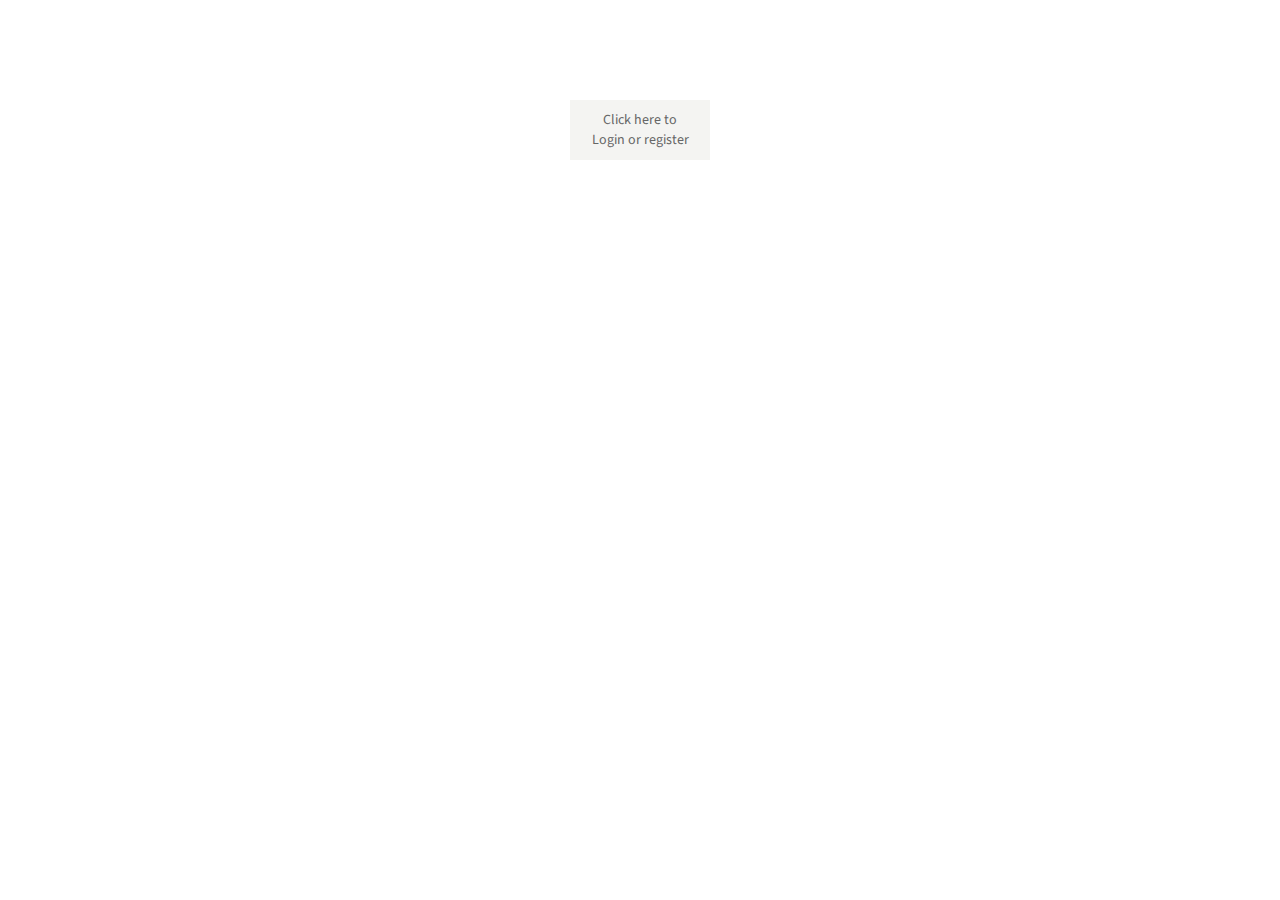
<file: pop-up-demo (1)/index.html>
<!DOCTYPE html>
<html lang="en">
<title>Popup Login and Register</title>
<script type="text/javascript" src="js/jquery-1.11.0.min.js"></script>
<script type="text/javascript" src="js/jquery.leanModal.min.js"></script>
<link rel="stylesheet" href="http://netdna.bootstrapcdn.com/font-awesome/4.0.3/css/font-awesome.min.css" />
<link type="text/css" rel="stylesheet" href="css/style.css" />

<body>
<div class="container">
	<a id="modal_trigger" href="#modal" class="btn">Click here to Login or register</a>

	<div id="modal" class="popupContainer" style="display:none;">
		<header class="popupHeader">
			<span class="header_title">Login</span>
			<span class="modal_close"><i class="fa fa-times"></i></span>
		</header>
		
		<section class="popupBody">
			<!-- Social Login -->
			<div class="social_login">
				<div class="">
					<a href="#" class="social_box fb">
						<span class="icon"><i class="fa fa-facebook"></i></span>
						<span class="icon_title">Connect with Facebook</span>
						
					</a>

					<a href="#" class="social_box google">
						<span class="icon"><i class="fa fa-google-plus"></i></span>
						<span class="icon_title">Connect with Google</span>
					</a>
				</div>

				<div class="centeredText">
					<span>Or use your Email address</span>
				</div>

				<div class="action_btns">
					<div class="one_half"><a href="#" id="login_form" class="btn">Login</a></div>
					<div class="one_half last"><a href="#" id="register_form" class="btn">Sign up</a></div>
				</div>
			</div>

			<!-- Username & Password Login form -->
			<div class="user_login">
				<form>
					<label>Email / Username</label>
					<input type="text" />
					<br />

					<label>Password</label>
					<input type="password" />
					<br />

					<div class="checkbox">
						<input id="remember" type="checkbox" />
						<label for="remember">Remember me on this computer</label>
					</div>

					<div class="action_btns">
						<div class="one_half"><a href="#" class="btn back_btn"><i class="fa fa-angle-double-left"></i> Back</a></div>
						<div class="one_half last"><a href="#" class="btn btn_red">Login</a></div>
					</div>
				</form>

				<a href="#" class="forgot_password">Forgot password?</a>
			</div>

			<!-- Register Form -->
			<div class="user_register">
				<form>
					<label>Full Name</label>
					<input type="text" />
					<br />

					<label>Email Address</label>
					<input type="email" />
					<br />

					<label>Password</label>
					<input type="password" />
					<br />

					<div class="checkbox">
						<input id="send_updates" type="checkbox" />
						<label for="send_updates">Send me occasional email updates</label>
					</div>

					<div class="action_btns">
						<div class="one_half"><a href="#" class="btn back_btn"><i class="fa fa-angle-double-left"></i> Back</a></div>
						<div class="one_half last"><a href="#" class="btn btn_red">Register</a></div>
					</div>
				</form>
			</div>
		</section>
	</div>
</div>

<script type="text/javascript">
	$("#modal_trigger").leanModal({top : 200, overlay : 0.6, closeButton: ".modal_close" });

	$(function(){
		// Calling Login Form
		$("#login_form").click(function(){
			$(".social_login").hide();
			$(".user_login").show();
			return false;
		});

		// Calling Register Form
		$("#register_form").click(function(){
			$(".social_login").hide();
			$(".user_register").show();
			$(".header_title").text('Register');
			return false;
		});

		// Going back to Social Forms
		$(".back_btn").click(function(){
			$(".user_login").hide();
			$(".user_register").hide();
			$(".social_login").show();
			$(".header_title").text('Login');
			return false;
		});

	})
</script>

</body>
</html>
</file>
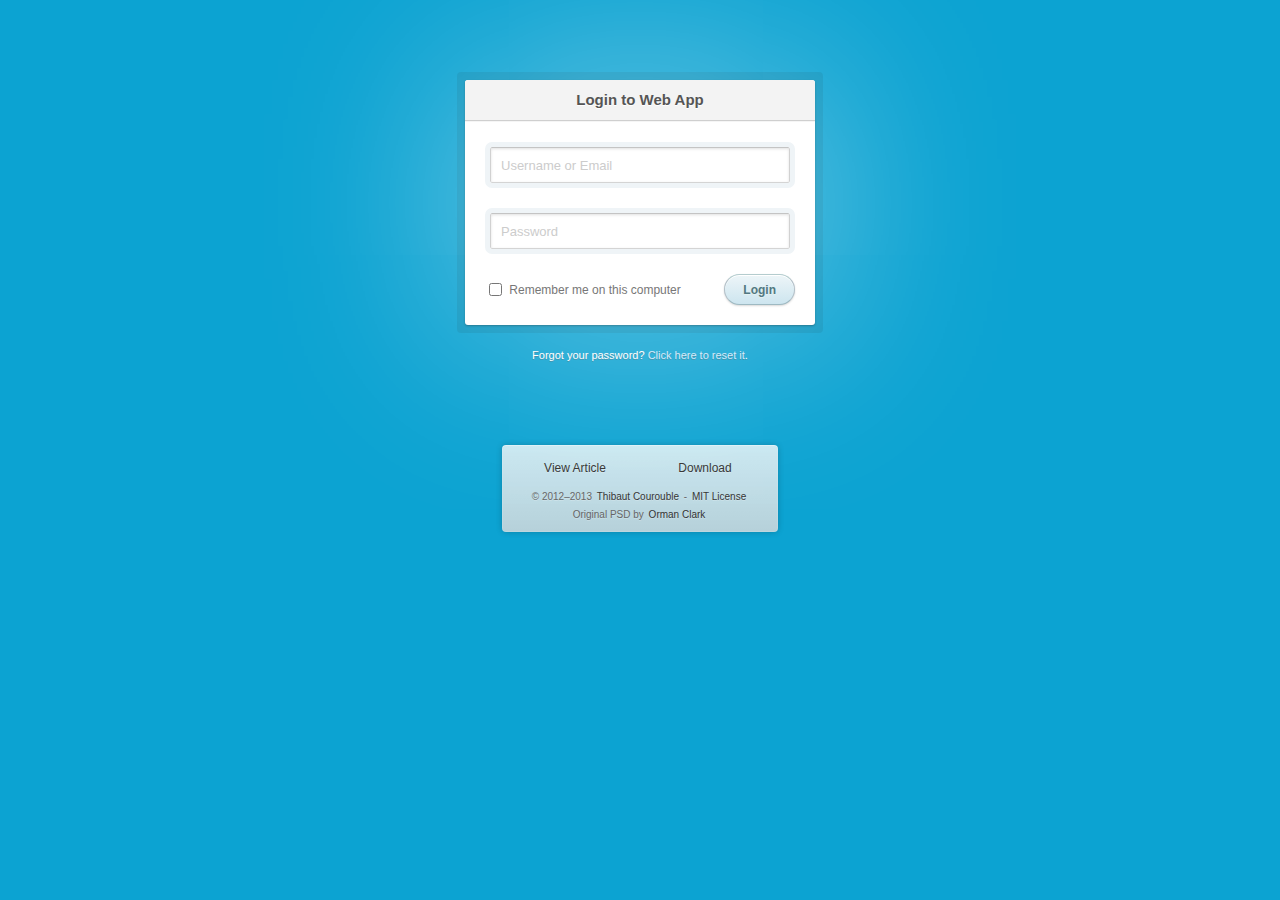
<file: 8-login-form/8-login-form/index.html>
<!DOCTYPE html>
<!--[if lt IE 7]> <html class="lt-ie9 lt-ie8 lt-ie7" lang="en"> <![endif]-->
<!--[if IE 7]> <html class="lt-ie9 lt-ie8" lang="en"> <![endif]-->
<!--[if IE 8]> <html class="lt-ie9" lang="en"> <![endif]-->
<!--[if gt IE 8]><!--> <html lang="en"> <!--<![endif]-->
<head>
  <meta charset="utf-8">
  <meta http-equiv="X-UA-Compatible" content="IE=edge,chrome=1">
  <title>Login Form</title>
  <link rel="stylesheet" href="css/style.css">
  <!--[if lt IE 9]><script src="//html5shim.googlecode.com/svn/trunk/html5.js"></script><![endif]-->
</head>
<body>
  <section class="container">
    <div class="login">
      <h1>Login to Web App</h1>
      <form method="post" action="index.html">
        <p><input type="text" name="login" value="" placeholder="Username or Email"></p>
        <p><input type="password" name="password" value="" placeholder="Password"></p>
        <p class="remember_me">
          <label>
            <input type="checkbox" name="remember_me" id="remember_me">
            Remember me on this computer
          </label>
        </p>
        <p class="submit"><input type="submit" name="commit" value="Login"></p>
      </form>
    </div>

    <div class="login-help">
      <p>Forgot your password? <a href="index.html">Click here to reset it</a>.</p>
    </div>
  </section>

  <section class="about">
    <p class="about-links">
      <a href="http://www.cssflow.com/snippets/login-form" target="_parent">View Article</a>
      <a href="http://www.cssflow.com/snippets/login-form.zip" target="_parent">Download</a>
    </p>
    <p class="about-author">
      &copy; 2012&ndash;2013 <a href="http://thibaut.me" target="_blank">Thibaut Courouble</a> -
      <a href="http://www.cssflow.com/mit-license" target="_blank">MIT License</a><br>
      Original PSD by <a href="http://www.premiumpixels.com/freebies/clean-simple-login-form-psd/" target="_blank">Orman Clark</a>
  </section>
</body>
</html>
</file>
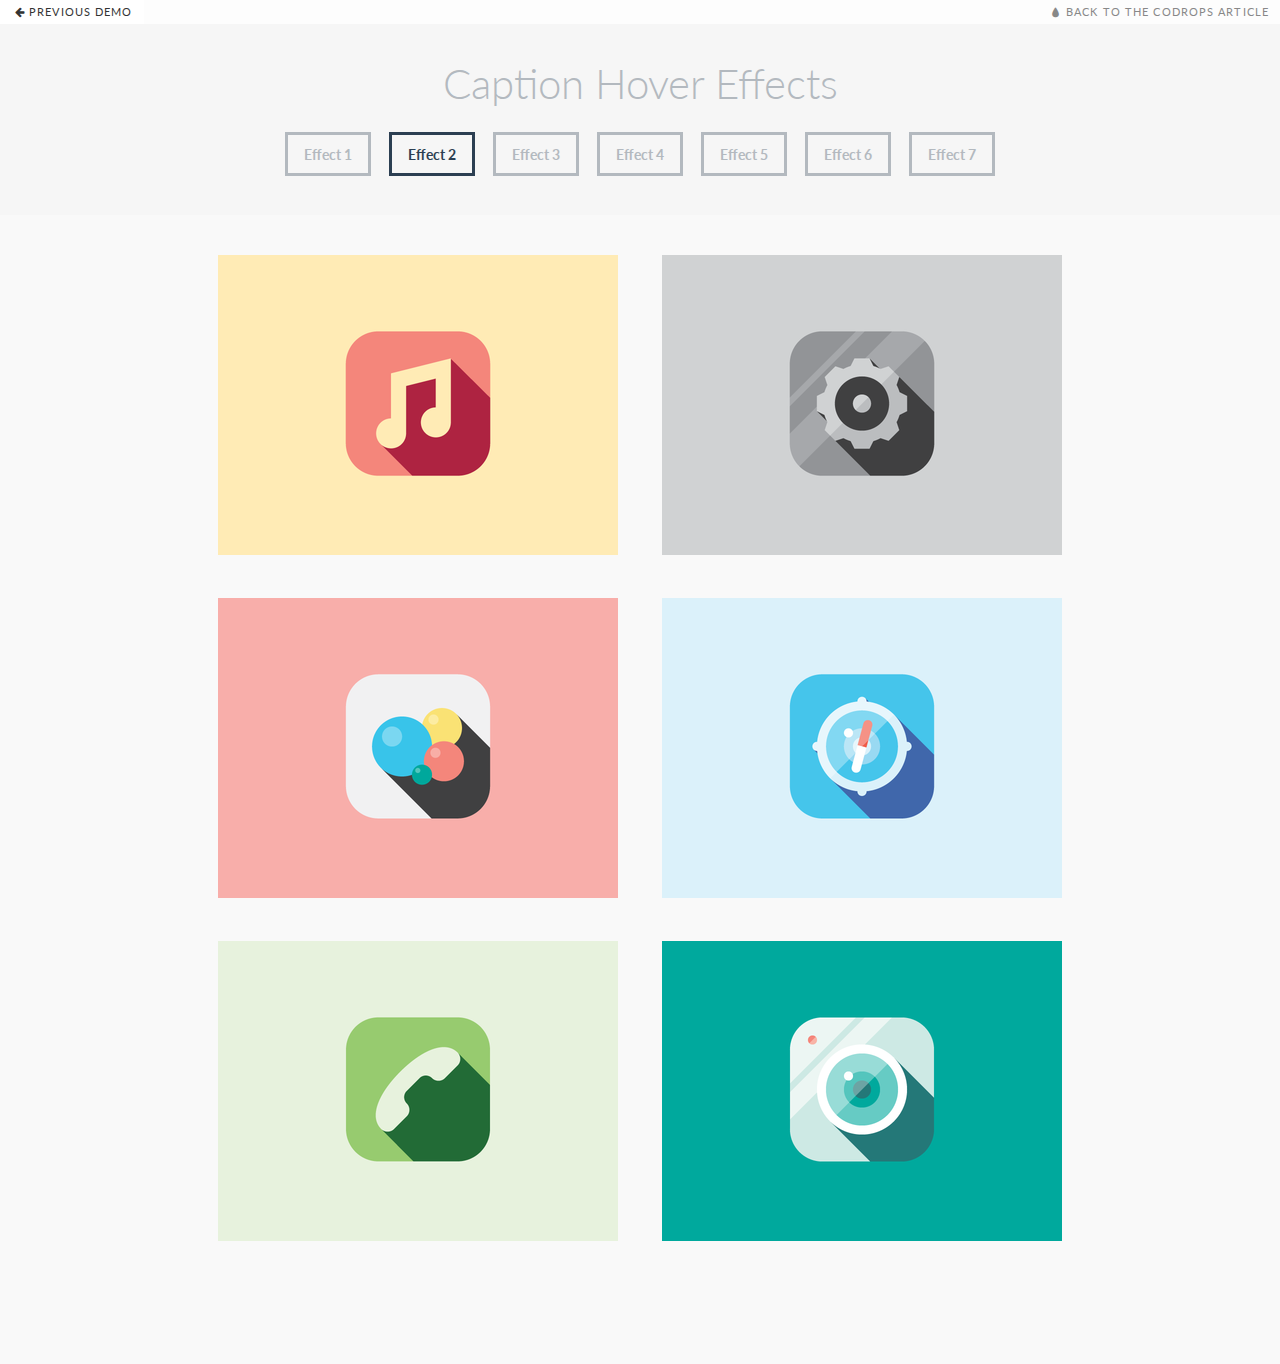
<file: CaptionHoverEffects 2/index2.html>
<!DOCTYPE html>
<html lang="en" class="no-js">
	<head>
		<meta charset="UTF-8" />
		<meta http-equiv="X-UA-Compatible" content="IE=edge,chrome=1"> 
		<meta name="viewport" content="width=device-width, initial-scale=1.0"> 
		<title>Caption Hover Effects - Demo 2</title>
		<meta name="description" content="" />
		<meta name="keywords" content="" />
		<meta name="author" content="Codrops" />
		<link rel="shortcut icon" href="../favicon.ico"> 
		<link rel="stylesheet" type="text/css" href="css/default.css" />
		<link rel="stylesheet" type="text/css" href="css/component.css" />
		<script src="js/modernizr.custom.js"></script>
	</head>
	<body>
		<div class="container demo-2">
			<!-- Top Navigation -->
			<div class="codrops-top clearfix">
				<a class="codrops-icon codrops-icon-prev" href="http://tympanus.net/Development/CreativeButtons/"><span>Previous Demo</span></a>
				<span class="right"><a class="codrops-icon codrops-icon-drop" href="http://tympanus.net/codrops/?p=15469"><span>Back to the Codrops Article</span></a></span>
			</div>
			<header>
				<h1>Caption Hover Effects</h1>	
				<nav class="codrops-demos">
					<a href="index.html">Effect 1</a>
					<a class="current-demo" href="index2.html">Effect 2</a>
					<a href="index3.html">Effect 3</a>
					<a href="index4.html">Effect 4</a>
					<a href="index5.html">Effect 5</a>
					<a href="index6.html">Effect 6</a>
					<a href="index7.html">Effect 7</a>
				</nav>
			</header>
			<ul class="grid cs-style-2">
				<li>
					<figure>
						<img src="images/2.png" alt="img02">
						<figcaption>
							<h3>Music</h3>
							<span>Jacob Cummings</span>
							<a href="http://dribbble.com/shots/1115960-Music">Take a look</a>
						</figcaption>
					</figure>
				</li>
				<li>
					<figure>
						<img src="images/4.png" alt="img04">
						<figcaption>
							<h3>Settings</h3>
							<span>Jacob Cummings</span>
							<a href="http://dribbble.com/shots/1116685-Settings">Take a look</a>
						</figcaption>
					</figure>
				</li>
				<li>
					<figure>
						<img src="images/6.png" alt="img06">
						<figcaption>
							<h3>Game Center</h3>
							<span>Jacob Cummings</span>
							<a href="http://dribbble.com/shots/1118904-Game-Center">Take a look</a>
						</figcaption>
					</figure>
				</li>
				<li>
					<figure>
						<img src="images/5.png" alt="img05">
						<figcaption>
							<h3>Safari</h3>
							<span>Jacob Cummings</span>
							<a href="http://dribbble.com/shots/1116775-Safari">Take a look</a>
						</figcaption>
					</figure>
				</li>
				<li>
					<figure>
						<img src="images/3.png" alt="img03">
						<figcaption>
							<h3>Phone</h3>
							<span>Jacob Cummings</span>
							<a href="http://dribbble.com/shots/1117308-Phone">Take a look</a>
						</figcaption>
					</figure>
				</li>
				<li>
					<figure>
						<img src="images/1.png" alt="img01">
						<figcaption>
							<h3>Camera</h3>
							<span>Jacob Cummings</span>
							<a href="http://dribbble.com/shots/1115632-Camera">Take a look</a>
						</figcaption>
					</figure>
				</li>
			</ul>
		</div><!-- /container -->
		<script src="js/toucheffects.js"></script>
	</body>
</html>
</file>
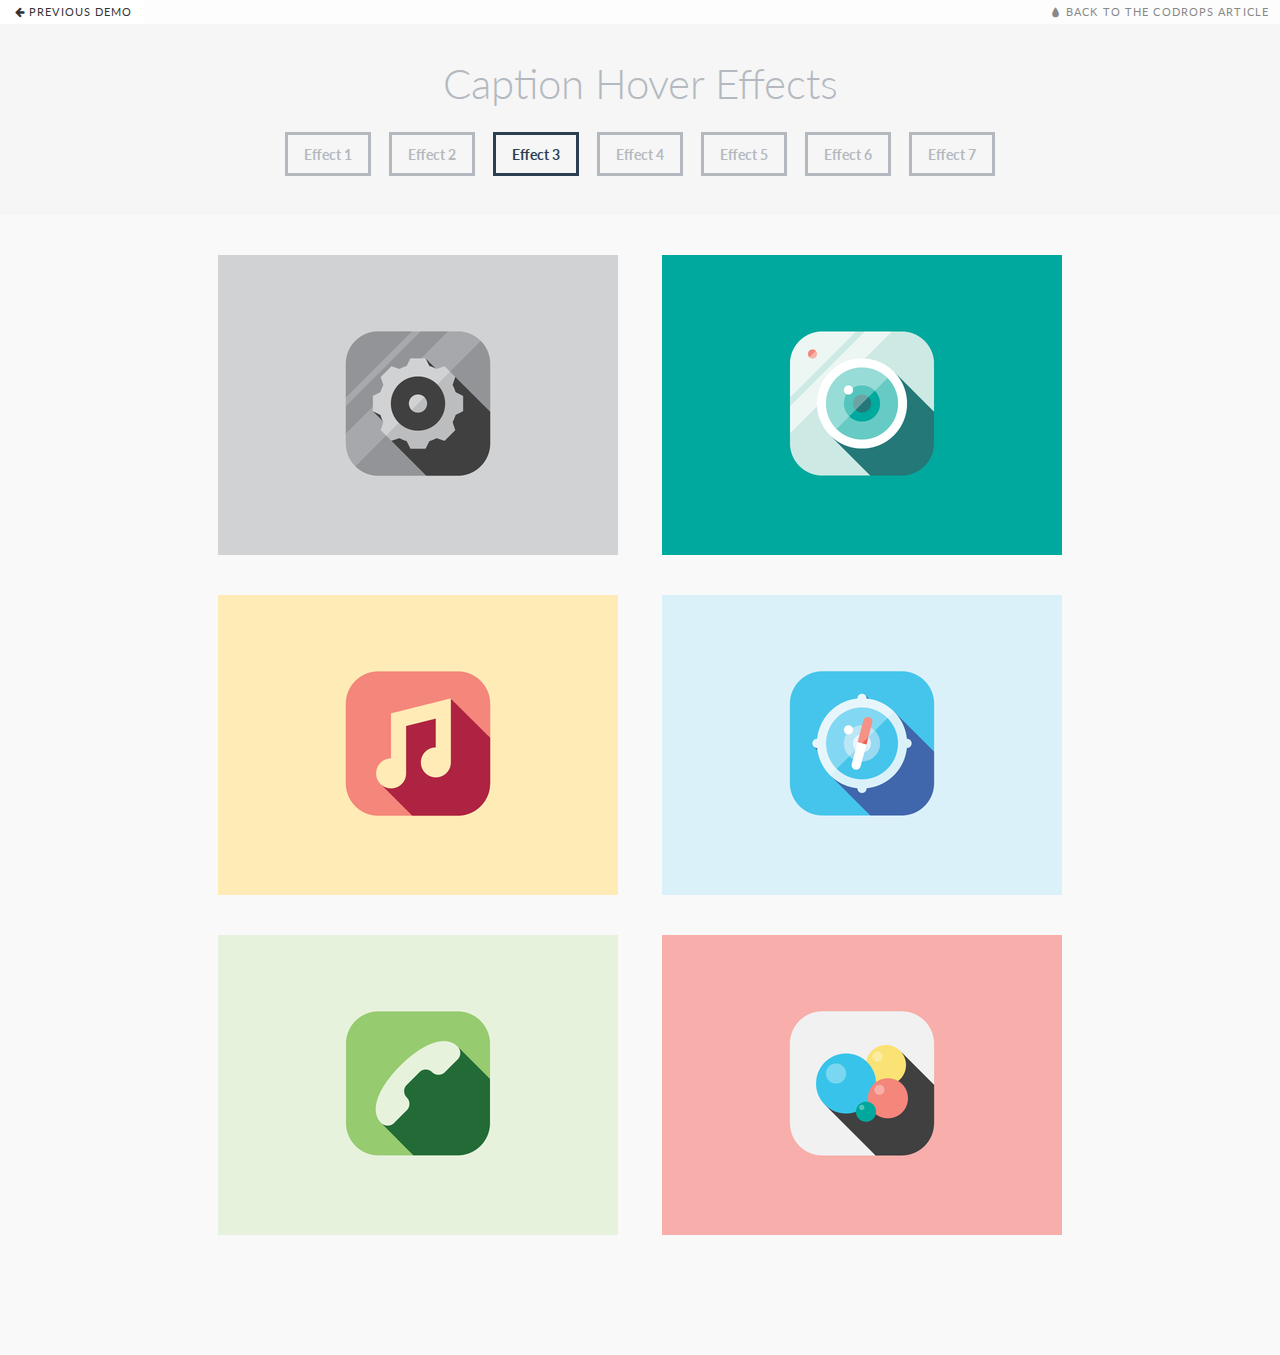
<file: CaptionHoverEffects 2/index3.html>
<!DOCTYPE html>
<html lang="en" class="no-js">
	<head>
		<meta charset="UTF-8" />
		<meta http-equiv="X-UA-Compatible" content="IE=edge,chrome=1"> 
		<meta name="viewport" content="width=device-width, initial-scale=1.0"> 
		<title>Caption Hover Effects - Demo 3</title>
		<meta name="description" content="" />
		<meta name="keywords" content="" />
		<meta name="author" content="Codrops" />
		<link rel="shortcut icon" href="../favicon.ico"> 
		<link rel="stylesheet" type="text/css" href="css/default.css" />
		<link rel="stylesheet" type="text/css" href="css/component.css" />
		<script src="js/modernizr.custom.js"></script>
	</head>
	<body>
		<div class="container demo-3">
			<!-- Top Navigation -->
			<div class="codrops-top clearfix">
				<a class="codrops-icon codrops-icon-prev" href="http://tympanus.net/Development/CreativeButtons/"><span>Previous Demo</span></a>
				<span class="right"><a class="codrops-icon codrops-icon-drop" href="http://tympanus.net/codrops/?p=15469"><span>Back to the Codrops Article</span></a></span>
			</div>
			<header>
				<h1>Caption Hover Effects</h1>	
				<nav class="codrops-demos">
					<a href="index.html">Effect 1</a>
					<a href="index2.html">Effect 2</a>
					<a class="current-demo" href="index3.html">Effect 3</a>
					<a href="index4.html">Effect 4</a>
					<a href="index5.html">Effect 5</a>
					<a href="index6.html">Effect 6</a>
					<a href="index7.html">Effect 7</a>
				</nav>
			</header>
			<ul class="grid cs-style-3">
				<li>
					<figure>
						<img src="images/4.png" alt="img04">
						<figcaption>
							<h3>Settings</h3>
							<span>Jacob Cummings</span>
							<a href="http://dribbble.com/shots/1116685-Settings">Take a look</a>
						</figcaption>
					</figure>
				</li>
				<li>
					<figure>
						<img src="images/1.png" alt="img01">
						<figcaption>
							<h3>Camera</h3>
							<span>Jacob Cummings</span>
							<a href="http://dribbble.com/shots/1115632-Camera">Take a look</a>
						</figcaption>
					</figure>
				</li>
				<li>
					<figure>
						<img src="images/2.png" alt="img02">
						<figcaption>
							<h3>Music</h3>
							<span>Jacob Cummings</span>
							<a href="http://dribbble.com/shots/1115960-Music">Take a look</a>
						</figcaption>
					</figure>
				</li>
				<li>
					<figure>
						<img src="images/5.png" alt="img05">
						<figcaption>
							<h3>Safari</h3>
							<span>Jacob Cummings</span>
							<a href="http://dribbble.com/shots/1116775-Safari">Take a look</a>
						</figcaption>
					</figure>
				</li>
				<li>
					<figure>
						<img src="images/3.png" alt="img03">
						<figcaption>
							<h3>Phone</h3>
							<span>Jacob Cummings</span>
							<a href="http://dribbble.com/shots/1117308-Phone">Take a look</a>
						</figcaption>
					</figure>
				</li>
				<li>
					<figure>
						<img src="images/6.png" alt="img06">
						<figcaption>
							<h3>Game Center</h3>
							<span>Jacob Cummings</span>
							<a href="http://dribbble.com/shots/1118904-Game-Center">Take a look</a>
						</figcaption>
					</figure>
				</li>
			</ul>
		</div><!-- /container -->
		<script src="js/toucheffects.js"></script>
	</body>
</html>
</file>
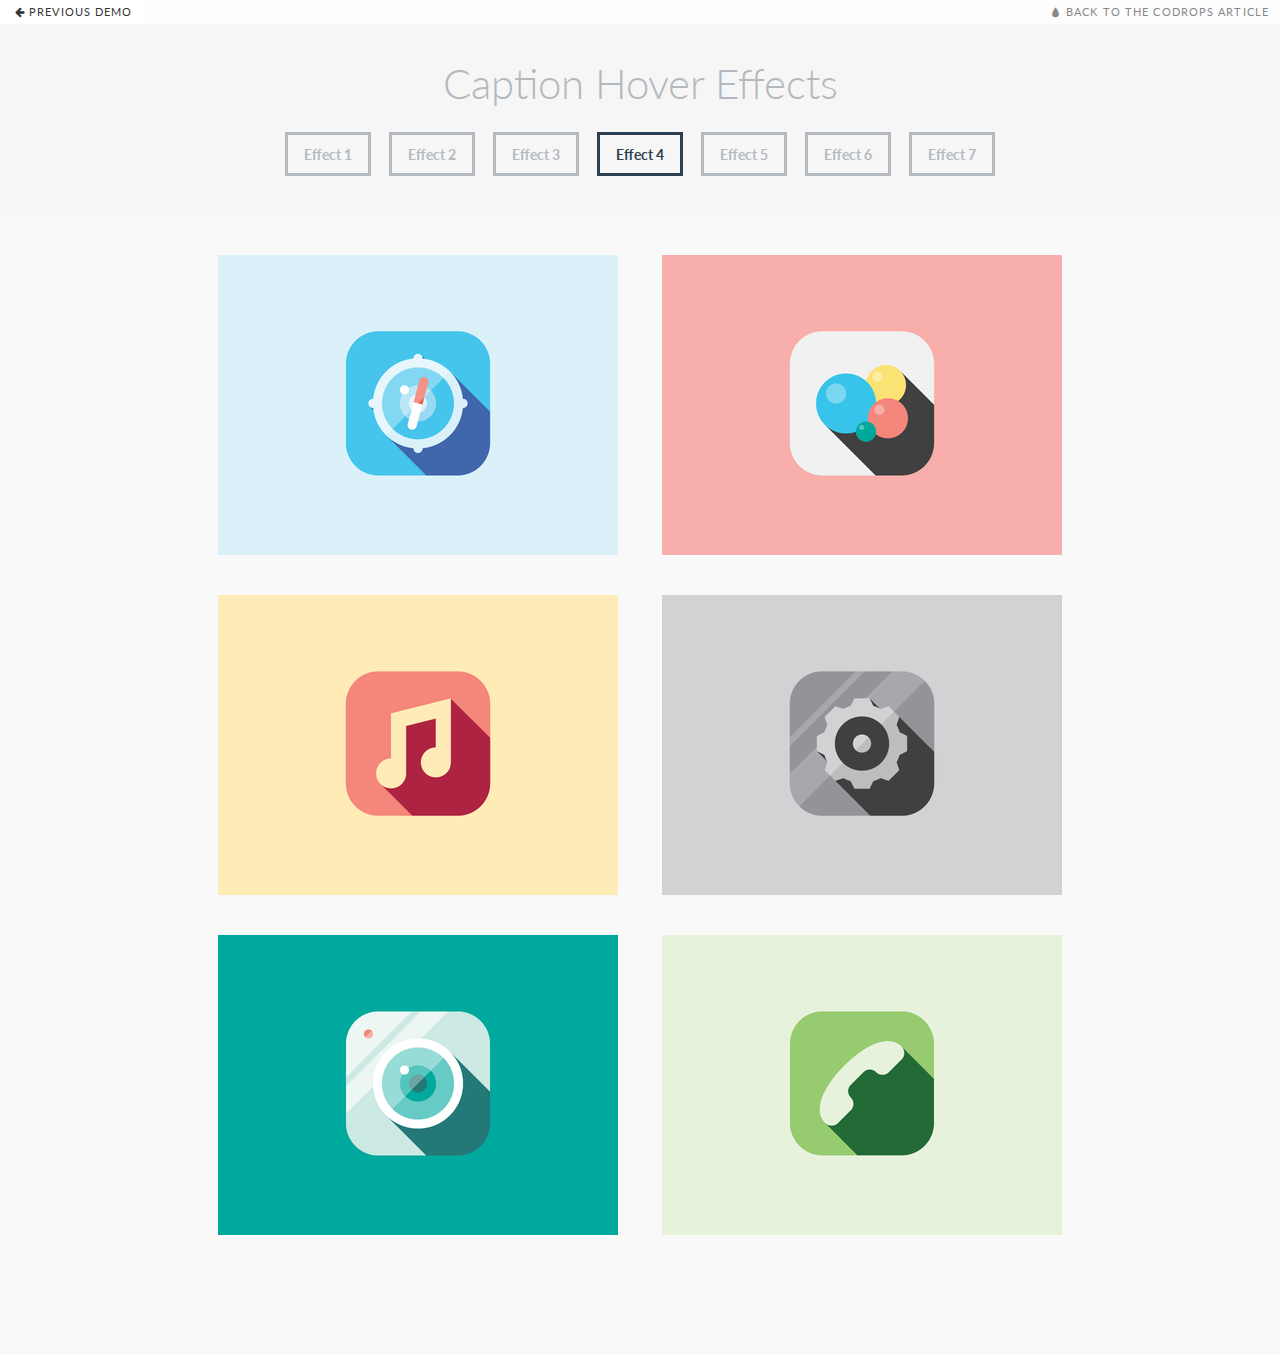
<file: CaptionHoverEffects 2/index4.html>
<!DOCTYPE html>
<html lang="en" class="no-js">
	<head>
		<meta charset="UTF-8" />
		<meta http-equiv="X-UA-Compatible" content="IE=edge,chrome=1"> 
		<meta name="viewport" content="width=device-width, initial-scale=1.0"> 
		<title>Caption Hover Effects - Demo 4</title>
		<meta name="description" content="" />
		<meta name="keywords" content="" />
		<meta name="author" content="Codrops" />
		<link rel="shortcut icon" href="../favicon.ico"> 
		<link rel="stylesheet" type="text/css" href="css/default.css" />
		<link rel="stylesheet" type="text/css" href="css/component.css" />
		<script src="js/modernizr.custom.js"></script>
	</head>
	<body>
		<div class="container demo-3">
			<!-- Top Navigation -->
			<div class="codrops-top clearfix">
				<a class="codrops-icon codrops-icon-prev" href="http://tympanus.net/Development/CreativeButtons/"><span>Previous Demo</span></a>
				<span class="right"><a class="codrops-icon codrops-icon-drop" href="http://tympanus.net/codrops/?p=15469"><span>Back to the Codrops Article</span></a></span>
			</div>
			<header>
				<h1>Caption Hover Effects</h1>	
				<nav class="codrops-demos">
					<a href="index.html">Effect 1</a>
					<a href="index2.html">Effect 2</a>
					<a href="index3.html">Effect 3</a>
					<a class="current-demo" href="index4.html">Effect 4</a>
					<a href="index5.html">Effect 5</a>
					<a href="index6.html">Effect 6</a>
					<a href="index7.html">Effect 7</a>
				</nav>
			</header>
			<ul class="grid cs-style-4">
				<li>
					<figure>
						<div><img src="images/5.png" alt="img05"></div>
						<figcaption>
							<h3>Safari</h3>
							<span>Jacob Cummings</span>
							<a href="http://dribbble.com/shots/1116775-Safari">Take a look</a>
						</figcaption>
					</figure>
				</li>
				<li>
					<figure>
						<div><img src="images/6.png" alt="img06"></div>
						<figcaption>
							<h3>Game Center</h3>
							<span>Jacob Cummings</span>
							<a href="http://dribbble.com/shots/1118904-Game-Center">Take a look</a>
						</figcaption>
					</figure>
				</li>
				<li>
					<figure>
						<div><img src="images/2.png" alt="img02"></div>
						<figcaption>
							<h3>Music</h3>
							<span>Jacob Cummings</span>
							<a href="http://dribbble.com/shots/1115960-Music">Take a look</a>
						</figcaption>
					</figure>
				</li>
				<li>
					<figure>
						<div><img src="images/4.png" alt="img04"></div>
						<figcaption>
							<h3>Settings</h3>
							<span>Jacob Cummings</span>
							<a href="http://dribbble.com/shots/1116685-Settings">Take a look</a>
						</figcaption>
					</figure>
				</li>
				<li>
					<figure>
						<div><img src="images/1.png" alt="img01"></div>
						<figcaption>
							<h3>Camera</h3>
							<span>Jacob Cummings</span>
							<a href="http://dribbble.com/shots/1115632-Camera">Take a look</a>
						</figcaption>
					</figure>
				</li>
				<li>
					<figure>
						<div><img src="images/3.png" alt="img03"></div>
						<figcaption>
							<h3>Phone</h3>
							<span>Jacob Cummings</span>
							<a href="http://dribbble.com/shots/1117308-Phone">Take a look</a>
						</figcaption>
					</figure>
				</li>
			</ul>
		</div><!-- /container -->
		<script src="js/toucheffects.js"></script>
	</body>
</html>
</file>
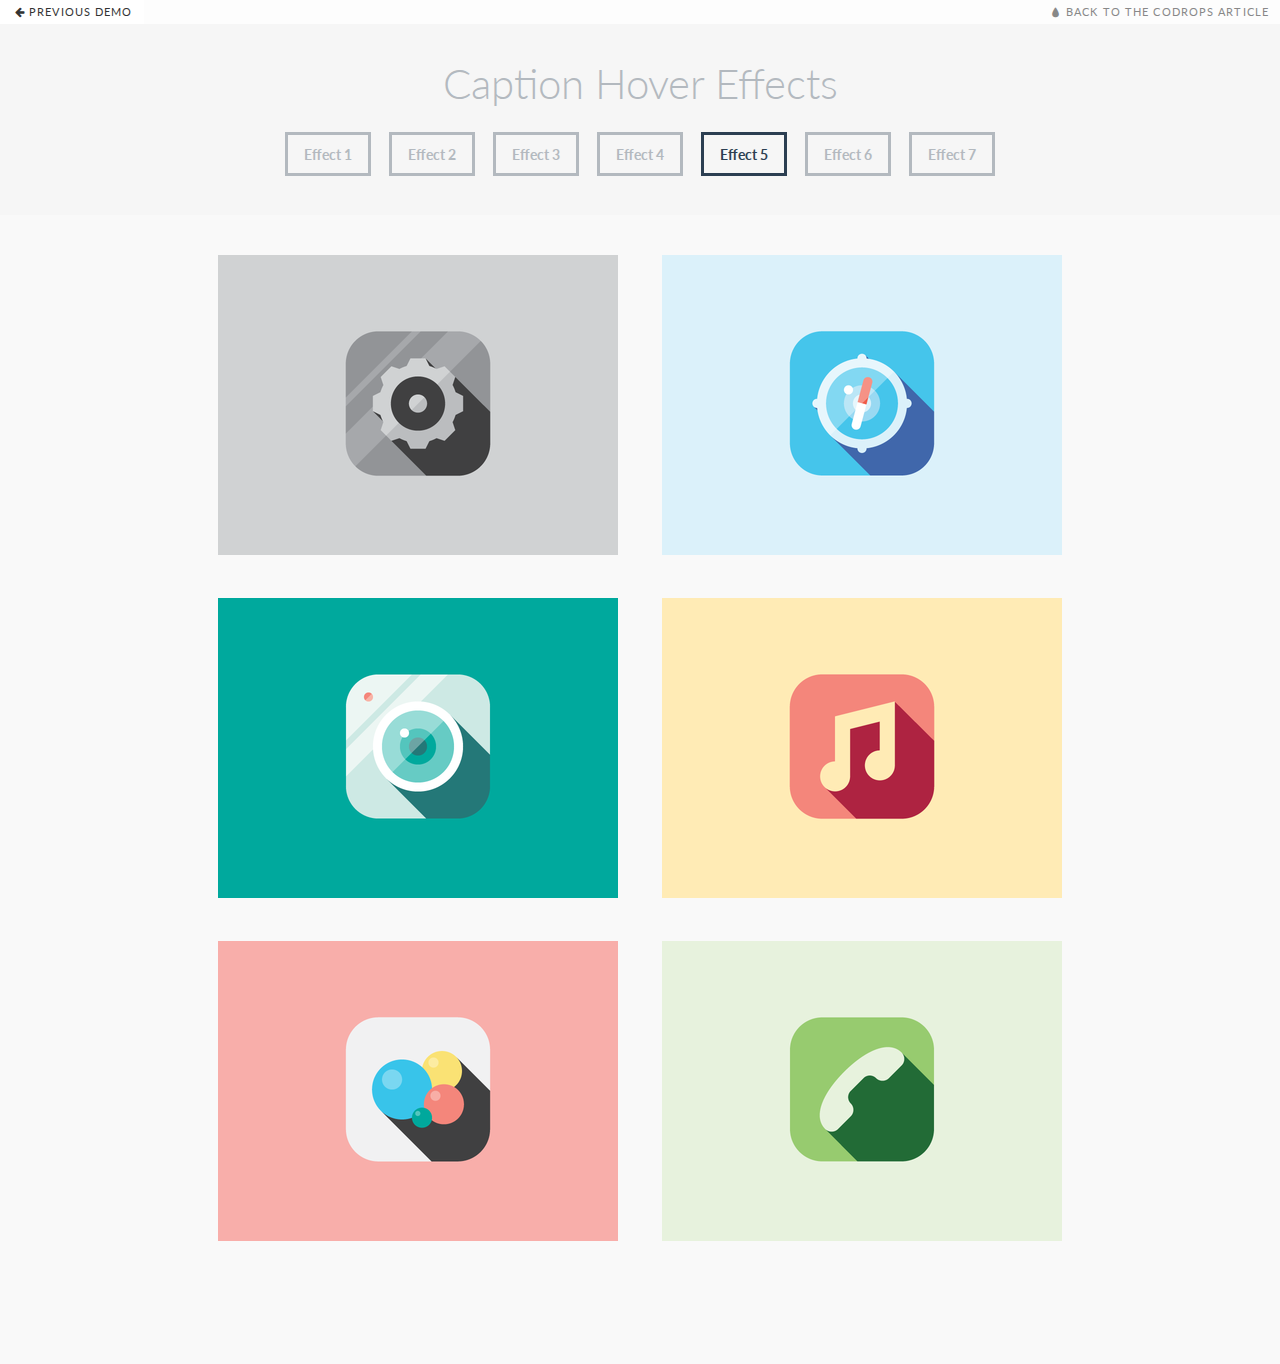
<file: CaptionHoverEffects 2/index5.html>
<!DOCTYPE html>
<html lang="en" class="no-js">
	<head>
		<meta charset="UTF-8" />
		<meta http-equiv="X-UA-Compatible" content="IE=edge,chrome=1"> 
		<meta name="viewport" content="width=device-width, initial-scale=1.0"> 
		<title>Caption Hover Effects - Demo 5</title>
		<meta name="description" content="" />
		<meta name="keywords" content="" />
		<meta name="author" content="Codrops" />
		<link rel="shortcut icon" href="../favicon.ico"> 
		<link rel="stylesheet" type="text/css" href="css/default.css" />
		<link rel="stylesheet" type="text/css" href="css/component.css" />
		<script src="js/modernizr.custom.js"></script>
	</head>
	<body>
		<div class="container demo-3">
			<!-- Top Navigation -->
			<div class="codrops-top clearfix">
				<a class="codrops-icon codrops-icon-prev" href="http://tympanus.net/Development/CreativeButtons/"><span>Previous Demo</span></a>
				<span class="right"><a class="codrops-icon codrops-icon-drop" href="http://tympanus.net/codrops/?p=15469"><span>Back to the Codrops Article</span></a></span>
			</div>
			<header>
				<h1>Caption Hover Effects</h1>	
				<nav class="codrops-demos">
					<a href="index.html">Effect 1</a>
					<a href="index2.html">Effect 2</a>
					<a href="index3.html">Effect 3</a>
					<a href="index4.html">Effect 4</a>
					<a class="current-demo" href="index5.html">Effect 5</a>
					<a href="index6.html">Effect 6</a>
					<a href="index7.html">Effect 7</a>
				</nav>
			</header>
			<ul class="grid cs-style-5">
				<li>
					<figure>
						<img src="images/4.png" alt="img04">
						<figcaption>
							<h3>Settings</h3>
							<span>Jacob Cummings</span>
							<a href="http://dribbble.com/shots/1116685-Settings">Take a look</a>
						</figcaption>
					</figure>
				</li>
				<li>
					<figure>
						<img src="images/5.png" alt="img05">
						<figcaption>
							<h3>Safari</h3>
							<span>Jacob Cummings</span>
							<a href="http://dribbble.com/shots/1116775-Safari">Take a look</a>
						</figcaption>
					</figure>
				</li>
				<li>
					<figure>
						<img src="images/1.png" alt="img01">
						<figcaption>
							<h3>Camera</h3>
							<span>Jacob Cummings</span>
							<a href="http://dribbble.com/shots/1115632-Camera">Take a look</a>
						</figcaption>
					</figure>
				</li>
				<li>
					<figure>
						<img src="images/2.png" alt="img02">
						<figcaption>
							<h3>Music</h3>
							<span>Jacob Cummings</span>
							<a href="http://dribbble.com/shots/1115960-Music">Take a look</a>
						</figcaption>
					</figure>
				</li>
				<li>
					<figure>
						<img src="images/6.png" alt="img06">
						<figcaption>
							<h3>Game Center</h3>
							<span>Jacob Cummings</span>
							<a href="http://dribbble.com/shots/1118904-Game-Center">Take a look</a>
						</figcaption>
					</figure>
				</li>
				<li>
					<figure>
						<img src="images/3.png" alt="img03">
						<figcaption>
							<h3>Phone</h3>
							<span>Jacob Cummings</span>
							<a href="http://dribbble.com/shots/1117308-Phone">Take a look</a>
						</figcaption>
					</figure>
				</li>
			</ul>
		</div><!-- /container -->
		<script src="js/toucheffects.js"></script>
	</body>
</html>
</file>
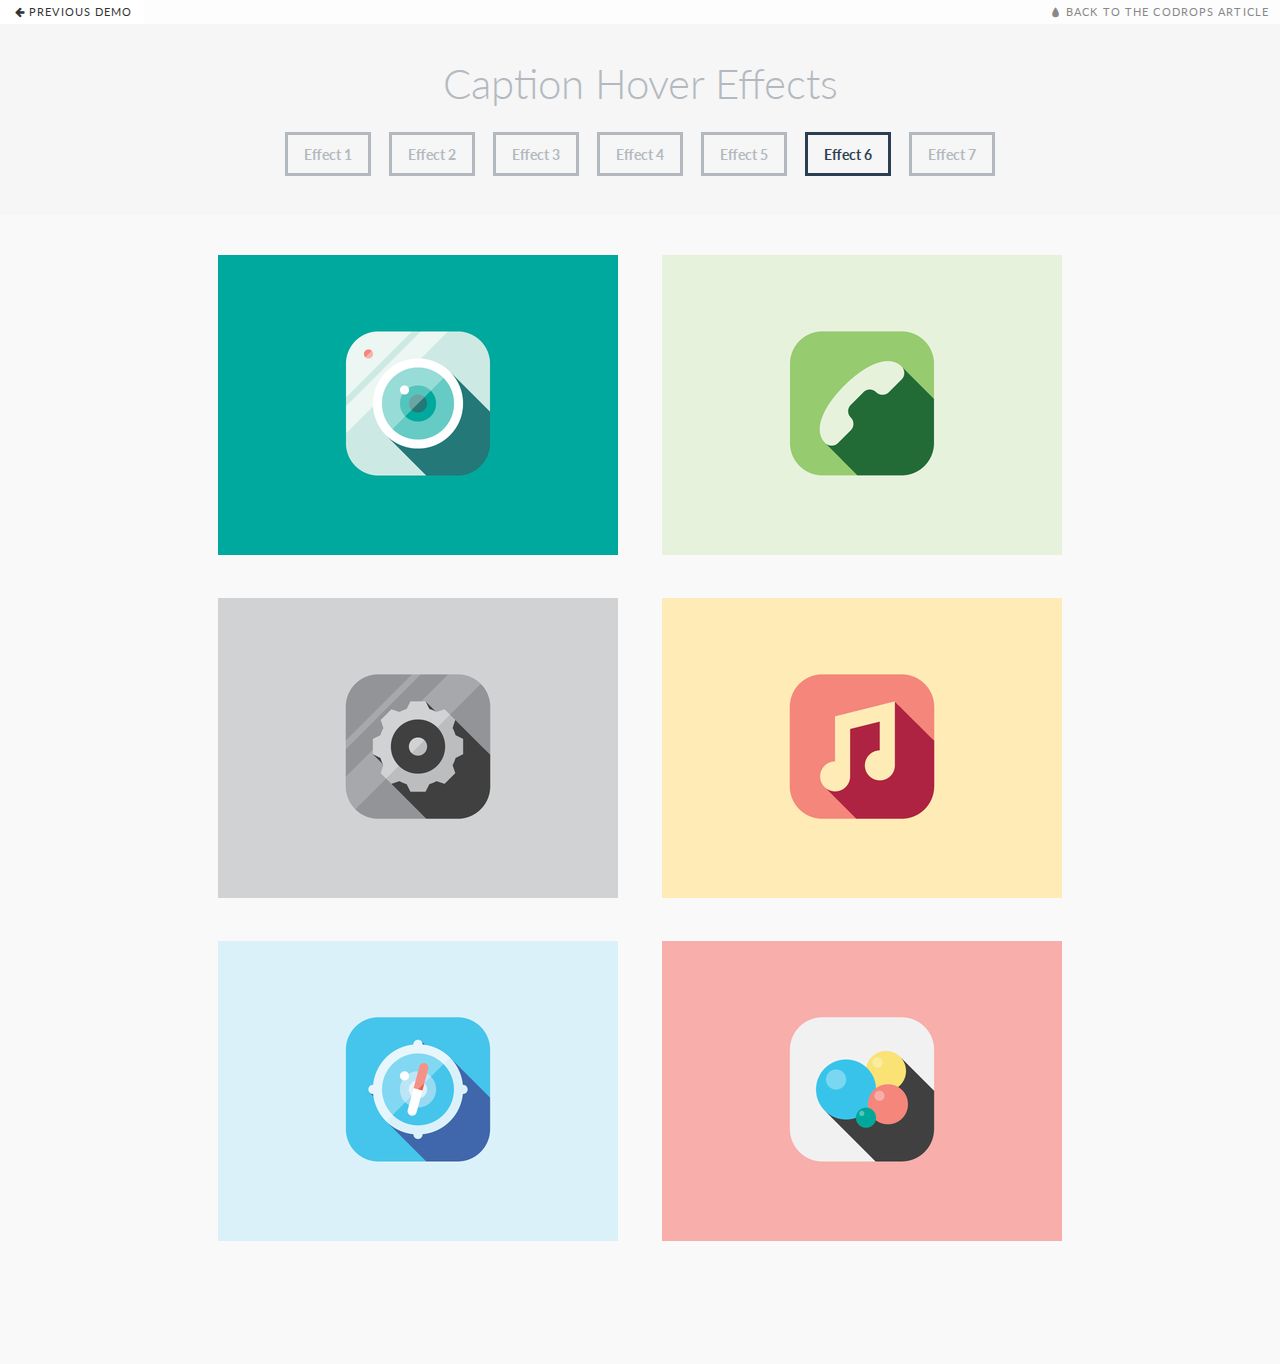
<file: CaptionHoverEffects 2/index6.html>
<!DOCTYPE html>
<html lang="en" class="no-js">
	<head>
		<meta charset="UTF-8" />
		<meta http-equiv="X-UA-Compatible" content="IE=edge,chrome=1"> 
		<meta name="viewport" content="width=device-width, initial-scale=1.0"> 
		<title>Caption Hover Effects - Demo 6</title>
		<meta name="description" content="" />
		<meta name="keywords" content="" />
		<meta name="author" content="Codrops" />
		<link rel="shortcut icon" href="../favicon.ico"> 
		<link rel="stylesheet" type="text/css" href="css/default.css" />
		<link rel="stylesheet" type="text/css" href="css/component.css" />
		<script src="js/modernizr.custom.js"></script>
	</head>
	<body>
		<div class="container demo-3">
			<!-- Top Navigation -->
			<div class="codrops-top clearfix">
				<a class="codrops-icon codrops-icon-prev" href="http://tympanus.net/Development/CreativeButtons/"><span>Previous Demo</span></a>
				<span class="right"><a class="codrops-icon codrops-icon-drop" href="http://tympanus.net/codrops/?p=15469"><span>Back to the Codrops Article</span></a></span>
			</div>
			<header>
				<h1>Caption Hover Effects</h1>	
				<nav class="codrops-demos">
					<a href="index.html">Effect 1</a>
					<a href="index2.html">Effect 2</a>
					<a href="index3.html">Effect 3</a>
					<a href="index4.html">Effect 4</a>
					<a href="index5.html">Effect 5</a>
					<a class="current-demo" href="index6.html">Effect 6</a>
					<a href="index7.html">Effect 7</a>
				</nav>
			</header>
			<ul class="grid cs-style-6">
				<li>
					<figure>
						<img src="images/1.png" alt="img01">
						<figcaption>
							<h3>Camera</h3>
							<span>Jacob Cummings</span>
							<a href="http://dribbble.com/shots/1115632-Camera">Take a look</a>
						</figcaption>
					</figure>
				</li>
				<li>
					<figure>
						<img src="images/3.png" alt="img03">
						<figcaption>
							<h3>Phone</h3>
							<span>Jacob Cummings</span>
							<a href="http://dribbble.com/shots/1117308-Phone">Take a look</a>
						</figcaption>
					</figure>
				</li>
				<li>
					<figure>
						<img src="images/4.png" alt="img04">
						<figcaption>
							<h3>Settings</h3>
							<span>Jacob Cummings</span>
							<a href="http://dribbble.com/shots/1116685-Settings">Take a look</a>
						</figcaption>
					</figure>
				</li>
				<li>
					<figure>
						<img src="images/2.png" alt="img02">
						<figcaption>
							<h3>Music</h3>
							<span>Jacob Cummings</span>
							<a href="http://dribbble.com/shots/1115960-Music">Take a look</a>
						</figcaption>
					</figure>
				</li>
				<li>
					<figure>
						<img src="images/5.png" alt="img05">
						<figcaption>
							<h3>Safari</h3>
							<span>Jacob Cummings</span>
							<a href="http://dribbble.com/shots/1116775-Safari">Take a look</a>
						</figcaption>
					</figure>
				</li>
				<li>
					<figure>
						<img src="images/6.png" alt="img06">
						<figcaption>
							<h3>Game Center</h3>
							<span>Jacob Cummings</span>
							<a href="http://dribbble.com/shots/1118904-Game-Center">Take a look</a>
						</figcaption>
					</figure>
				</li>
			</ul>
		</div><!-- /container -->
		<script src="js/toucheffects.js"></script>
	</body>
</html>
</file>
<file: CaptionHoverEffects 2/css/default.css>
/* General Demo Style */
@import url(http://fonts.googleapis.com/css?family=Lato:300,400,700);

@font-face {
	font-family: 'codropsicons';
	src:url('../fonts/codropsicons/codropsicons.eot');
	src:url('../fonts/codropsicons/codropsicons.eot?#iefix') format('embedded-opentype'),
		url('../fonts/codropsicons/codropsicons.woff') format('woff'),
		url('../fonts/codropsicons/codropsicons.ttf') format('truetype'),
		url('../fonts/codropsicons/codropsicons.svg#codropsicons') format('svg');
	font-weight: normal;
	font-style: normal;
}

*, *:after, *:before { -webkit-box-sizing: border-box; -moz-box-sizing: border-box; box-sizing: border-box; }
body, html { font-size: 100%; padding: 0; margin: 0;}

/* Clearfix hack by Nicolas Gallagher: http://nicolasgallagher.com/micro-clearfix-hack/ */
.clearfix:before, .clearfix:after { content: " "; display: table; }
.clearfix:after { clear: both; }

body {
	font-family: 'Lato', Calibri, Arial, sans-serif;
	color: #b3b9bf;
	background: #f9f9f9;
}

a {
	color: #888;
	text-decoration: none;
}

a:hover,
a:active {
	color: #333;
}

/* Header Style */
.container > header {
	margin: 0 auto;
	padding: 2em;
	text-align: center;
	background: rgba(0,0,0,0.01);
}

.container > header h1 {
	font-size: 2.625em;
	line-height: 1.3;
	margin: 0;
	font-weight: 300;
}

/* To Navigation Style */
.codrops-top {
	background: #fff;
	background: rgba(255, 255, 255, 0.6);
	text-transform: uppercase;
	width: 100%;
	font-size: 0.69em;
	line-height: 2.2;
}

.codrops-top a {
	padding: 0 1em;
	letter-spacing: 0.1em;
	color: #888;
	display: inline-block;
}

.codrops-top a:hover {
	background: rgba(255,255,255,0.95);
	color: #333;
}

.codrops-top span.right {
	float: right;
}

.codrops-top span.right a {
	float: left;
	display: block;
}

.codrops-icon:before {
	font-family: 'codropsicons';
	margin: 0 4px;
	speak: none;
	font-style: normal;
	font-weight: normal;
	font-variant: normal;
	text-transform: none;
	line-height: 1;
	-webkit-font-smoothing: antialiased;
}

.codrops-icon-drop:before {
	content: "\e001";
}

.codrops-icon-prev:before {
	content: "\e004";
}

.codrops-icon-archive:before {
	content: "\e002";
}

.codrops-icon-next:before {
	content: "\e000";
}

.codrops-icon-about:before {
	content: "\e003";
}

/* Demo Buttons Style */
.codrops-demos {
	padding-top: 1em;
	font-size: 0.9em;
}

.codrops-demos a {
	display: inline-block;
	margin: 0.5em;
	padding: 0.7em 1.1em;
	border: 3px solid #b3b9bf;
	color: #b3b9bf;
	font-weight: 700;
}

.codrops-demos a:hover,
.codrops-demos a.current-demo,
.codrops-demos a.current-demo:hover {
	border-color: #2c3f52;
	color: #2c3f52;
}

@media screen and (max-width: 25em) {

	.codrops-icon span {
		display: none;
	}

}
</file>
<file: CaptionHoverEffects 2/css/component.css>
.grid {
	padding: 20px 20px 100px 20px;
	max-width: 1300px;
	margin: 0 auto;
	list-style: none;
	text-align: center;
}

.grid li {
	display: inline-block;
	width: 440px;
	margin: 0;
	padding: 20px;
	text-align: left;
	position: relative;
}

.grid figure {
	margin: 0;
	position: relative;
}

.grid figure img {
	max-width: 100%;
	display: block;
	position: relative;
}

.grid figcaption {
	position: absolute;
	top: 0;
	left: 0;
	padding: 20px;
	background: #2c3f52;
	color: #ed4e6e;
}

.grid figcaption h3 {
	margin: 0;
	padding: 0;
	color: #fff;
}

.grid figcaption span:before {
	content: 'by ';
}

.grid figcaption a {
	text-align: center;
	padding: 5px 10px;
	border-radius: 2px;
	display: inline-block;
	background: #ed4e6e;
	color: #fff;
}

/* Individual Caption Styles */

/* Caption Style 1 */
.cs-style-1 figcaption {
	height: 100%;
	width: 100%;
	opacity: 0;
	text-align: center;
	-webkit-backface-visibility: hidden;
	-moz-backface-visibility: hidden;
	backface-visibility: hidden;
	-webkit-transition: -webkit-transform 0.3s, opacity 0.3s;
	-moz-transition: -moz-transform 0.3s, opacity 0.3s;
	transition: transform 0.3s, opacity 0.3s;
}

.no-touch .cs-style-1 figure:hover figcaption,
.cs-style-1 figure.cs-hover figcaption {
	opacity: 1;
	-webkit-transform: translate(15px, 15px);
	-moz-transform: translate(15px, 15px);
	-ms-transform: translate(15px, 15px);
	transform: translate(15px, 15px);
}

.cs-style-1 figcaption h3 {
	margin-top: 70px;
}

.cs-style-1 figcaption span {
	display: block;
}

.cs-style-1 figcaption a {
	margin-top: 30px;
}

/* Caption Style 2 */
.cs-style-2 figure img {
	z-index: 10;
	-webkit-transition: -webkit-transform 0.4s;
	-moz-transition: -moz-transform 0.4s;
	transition: transform 0.4s;
}

.no-touch .cs-style-2 figure:hover img,
.cs-style-2 figure.cs-hover img {
	-webkit-transform: translateY(-90px);
	-moz-transform: translateY(-90px);
	-ms-transform: translateY(-90px);
	transform: translateY(-90px);
}

.cs-style-2 figcaption {
	height: 90px;
	width: 100%;
	top: auto;
	bottom: 0;
}

.cs-style-2 figcaption a {
	position: absolute;
	right: 20px;
	top: 30px;
}

/* Caption Style 3 */
.cs-style-3 figure {
	overflow: hidden;
}

.cs-style-3 figure img {
	-webkit-transition: -webkit-transform 0.4s;
	-moz-transition: -moz-transform 0.4s;
	transition: transform 0.4s;
}

.no-touch .cs-style-3 figure:hover img,
.cs-style-3 figure.cs-hover img {
	-webkit-transform: translateY(-50px);
	-moz-transform: translateY(-50px);
	-ms-transform: translateY(-50px);
	transform: translateY(-50px);
}

.cs-style-3 figcaption {
	height: 100px;
	width: 100%;
	top: auto;
	bottom: 0;
	opacity: 0;
	-webkit-transform: translateY(100%);
	-moz-transform: translateY(100%);
	-ms-transform: translateY(100%);
	transform: translateY(100%);
	-webkit-transition: -webkit-transform 0.4s, opacity 0.1s 0.3s;
	-moz-transition: -moz-transform 0.4s, opacity 0.1s 0.3s;
	transition: transform 0.4s, opacity 0.1s 0.3s;
}

.no-touch .cs-style-3 figure:hover figcaption,
.cs-style-3 figure.cs-hover figcaption {
	opacity: 1;
	-webkit-transform: translateY(0px);
	-moz-transform: translateY(0px);
	-ms-transform: translateY(0px);
	transform: translateY(0px);
	-webkit-transition: -webkit-transform 0.4s, opacity 0.1s;
	-moz-transition: -moz-transform 0.4s, opacity 0.1s;
	transition: transform 0.4s, opacity 0.1s;
}

.cs-style-3 figcaption a {
	position: absolute;
	bottom: 20px;
	right: 20px;
}

/* Caption Style 4 */
.cs-style-4 li {
	-webkit-perspective: 1700px;
	-moz-perspective: 1700px;
	perspective: 1700px;
	-webkit-perspective-origin: 0 50%;
	-moz-perspective-origin: 0 50%;
	perspective-origin: 0 50%;
}

.cs-style-4 figure {
	-webkit-transform-style: preserve-3d;
	-moz-transform-style: preserve-3d;
	transform-style: preserve-3d;
}

.cs-style-4 figure > div {
	overflow: hidden;
}

.cs-style-4 figure img {
	-webkit-transition: -webkit-transform 0.4s;
	-moz-transition: -moz-transform 0.4s;
	transition: transform 0.4s;
}

.no-touch .cs-style-4 figure:hover img,
.cs-style-4 figure.cs-hover img {
	-webkit-transform: translateX(25%);
	-moz-transform: translateX(25%);
	-ms-transform: translateX(25%);
	transform: translateX(25%);
}

.cs-style-4 figcaption {
	height: 100%;
	width: 50%;
	opacity: 0;
	-webkit-backface-visibility: hidden;
	-moz-backface-visibility: hidden;
	backface-visibility: hidden;
	-webkit-transform-origin: 0 0;
	-moz-transform-origin: 0 0;
	transform-origin: 0 0;
	-webkit-transform: rotateY(-90deg);
	-moz-transform: rotateY(-90deg);
	transform: rotateY(-90deg);
	-webkit-transition: -webkit-transform 0.4s, opacity 0.1s 0.3s;
	-moz-transition: -moz-transform 0.4s, opacity 0.1s 0.3s;
	transition: transform 0.4s, opacity 0.1s 0.3s;
}

.no-touch .cs-style-4 figure:hover figcaption,
.cs-style-4 figure.cs-hover figcaption {
	opacity: 1;
	-webkit-transform: rotateY(0deg);
	-moz-transform: rotateY(0deg);
	transform: rotateY(0deg);
	-webkit-transition: -webkit-transform 0.4s, opacity 0.1s;
	-moz-transition: -moz-transform 0.4s, opacity 0.1s;
	transition: transform 0.4s, opacity 0.1s;
}

.cs-style-4 figcaption a {
	position: absolute;
	bottom: 20px;
	right: 20px;
}

/* Caption Style 5 */
.cs-style-5 figure img {
	z-index: 10;
	-webkit-transition: -webkit-transform 0.4s;
	-moz-transition: -moz-transform 0.4s;
	transition: transform 0.4s;
}

.no-touch .cs-style-5 figure:hover img,
.cs-style-5 figure.cs-hover img {
	-webkit-transform: scale(0.4);
	-moz-transform: scale(0.4);
	-ms-transform: scale(0.4);
	transform: scale(0.4);
}

.cs-style-5 figcaption {
	height: 100%;
	width: 100%;
	opacity: 0;
	-webkit-transform: scale(0.7);
	-moz-transform: scale(0.7);
	-ms-transform: scale(0.7);
	transform: scale(0.7);
	-webkit-backface-visibility: hidden;
	-moz-backface-visibility: hidden;
	backface-visibility: hidden;
	-webkit-transition: -webkit-transform 0.4s, opacity 0.4s;
	-moz-transition: -moz-transform 0.4s, opacity 0.4s;
	transition: transform 0.4s, opacity 0.4s;
}

.no-touch .cs-style-5 figure:hover figcaption,
.cs-style-5 figure.cs-hover figcaption {
	-webkit-transform: scale(1);
	-moz-transform: scale(1);
	-ms-transform: scale(1);
	transform: scale(1);
	opacity: 1;
}

.cs-style-5 figure a {
	position: absolute;
	bottom: 20px;
	right: 20px;
}

/* Caption Style 6 */
.cs-style-6 figure img {
	z-index: 10;
	-webkit-transition: -webkit-transform 0.4s;
	-moz-transition: -moz-transform 0.4s;
	transition: transform 0.4s;
}

.no-touch .cs-style-6 figure:hover img,
.cs-style-6 figure.cs-hover img {
	-webkit-transform: translateY(-50px) scale(0.5);
	-moz-transform: translateY(-50px) scale(0.5);
	-ms-transform: translateY(-50px) scale(0.5);
	transform: translateY(-50px) scale(0.5);
}

.cs-style-6 figcaption {
	height: 100%;
	width: 100%;
}

.cs-style-6 figcaption h3 {
	margin-top: 60%;
}

.cs-style-6 figcaption a {
	position: absolute;
	bottom: 20px;
	right: 20px;
}

/* Caption Style 7 */
.cs-style-7 li:first-child { z-index: 6; }
.cs-style-7 li:nth-child(2) { z-index: 5; }
.cs-style-7 li:nth-child(3) { z-index: 4; }
.cs-style-7 li:nth-child(4) { z-index: 3; }
.cs-style-7 li:nth-child(5) { z-index: 2; }
.cs-style-7 li:nth-child(6) { z-index: 1; }

.cs-style-7 figure img {
	z-index: 10;
}

.cs-style-7 figcaption {
	height: 100%;
	width: 100%;
	opacity: 0;
	-webkit-backface-visibility: hidden;
	-moz-backface-visibility: hidden;
	backface-visibility: hidden;
	-webkit-transition: opacity 0.3s, height 0.3s, box-shadow 0.3s;
	-moz-transition: opacity 0.3s, height 0.3s, box-shadow 0.3s;
	transition: opacity 0.3s, height 0.3s, box-shadow 0.3s;
	box-shadow: 0 0 0 0px #2c3f52;
}

.no-touch .cs-style-7 figure:hover figcaption,
.cs-style-7 figure.cs-hover figcaption {
	opacity: 1;
	height: 130%;
	box-shadow: 0 0 0 10px #2c3f52;
}

.cs-style-7 figcaption h3 {
	margin-top: 86%;
}

.cs-style-7 figcaption h3,
.cs-style-7 figcaption span,
.cs-style-7 figcaption a {
	opacity: 0;
	-webkit-transition: opacity 0s;
	-moz-transition: opacity 0s;
	transition: opacity 0s;
}

.cs-style-7 figcaption a {
	position: absolute;
	bottom: 20px;
	right: 20px;
}

.no-touch .cs-style-7 figure:hover figcaption h3,
.no-touch .cs-style-7 figure:hover figcaption span,
.no-touch .cs-style-7 figure:hover figcaption a,
.cs-style-7 figure.cs-hover figcaption h3,
.cs-style-7 figure.cs-hover figcaption span,
.cs-style-7 figure.cs-hover figcaption a {
	-webkit-transition: opacity 0.3s 0.2s;
	-moz-transition: opacity 0.3s 0.2s;
	transition: opacity 0.3s 0.2s;
	opacity: 1;
}

@media screen and (max-width: 31.5em) {
	.grid {
		padding: 10px 10px 100px 10px;
	}
	.grid li {
		width: 100%;
		min-width: 300px;
	}
}
</file>
<file: PagePreloadingEffect/css/demo.css>
@import url(http://fonts.googleapis.com/css?family=Raleway:300,400,700);
@font-face {
	font-weight: normal;
	font-style: normal;
	font-family: 'codropsicons';
	src:url('../fonts/codropsicons/codropsicons.eot');
	src:url('../fonts/codropsicons/codropsicons.eot?#iefix') format('embedded-opentype'),
		url('../fonts/codropsicons/codropsicons.woff') format('woff'),
		url('../fonts/codropsicons/codropsicons.ttf') format('truetype'),
		url('../fonts/codropsicons/codropsicons.svg#codropsicons') format('svg');
}

*, *:after, *:before { -webkit-box-sizing: border-box; box-sizing: border-box; }
.clearfix:before, .clearfix:after { content: ''; display: table; }
.clearfix:after { clear: both; }

body {
	background: #333;
	color: #fff;
	font-weight: 400;
	font-size: 1em;
	font-family: 'Raleway', Arial, sans-serif;
}

a {
	color: #f0f0f0;
	text-decoration: none;
	outline: none;
}

/* Demo colors */
.demo-1 { background: #ef6e7e; }
.demo-1 a { color: #be4856; }

.demo-2 { background: #72d0f4; }
.demo-2 a { color: #1c9ccd; }

a:hover, a:focus {
	color: #fff;
}

section {
	padding: 1em;
	text-align: center;
}

/* Header */
.codrops-header {
	margin: 0 auto;
	padding: 2em;
	text-align: center;
}

.codrops-header h1 {
	margin: 0;
	font-weight: 300;
	font-size: 2.5em;
	line-height: 1.3;
}

.codrops-header h1 span {
	display: block;
	padding: 0 0 0.6em 0.1em;
	font-size: 60%;
	opacity: 0.7;
}

/* To Navigation Style */
.codrops-top {
	width: 100%;
	text-transform: uppercase;
	font-weight: 700;
	font-size: 0.69em;
	line-height: 2.2;
}

.codrops-top a {
	display: inline-block;
	padding: 2em;
	text-decoration: none;
	letter-spacing: 1px;
}

.codrops-top span.right {
	float: right;
}

.codrops-top span.right a {
	display: block;
	float: left;
}

.codrops-icon:before {
	margin: 0 4px;
	text-transform: none;
	font-weight: normal;
	font-style: normal;
	font-variant: normal;
	font-family: 'codropsicons';
	line-height: 1;
	speak: none;
	-webkit-font-smoothing: antialiased;
}

.codrops-icon-drop:before {
	content: "\e001";
}

.codrops-icon-prev:before {
	content: "\e004";
}

/* Demo Buttons Style */
.codrops-demos {
	padding: 2em 0 1em;
	font-size: 0.8em;
	text-align: center;
}

.codrops-demos a {
	display: inline-block;
	margin: 0.5em 0.75em;
	line-height: 1.5;
	outline: none;
	text-decoration: none;
	text-transform: uppercase;
	letter-spacing: 1px;
	font-weight: 700;
}

.codrops-demos a.current-demo {
	color: inherit;
}

/* Related demos */
.related {
	padding: 4em 0 3em;
}

.related p {
	font-size: 1.25em;
	font-weight: 700;
}

.related > a {
	border: 2px solid #000;
	border-color: initial;
	display: inline-block;
	text-align: center;
	margin: 20px 10px;
	padding: 25px;
}

.related a img {
	max-width: 100%;
	opacity: 0.8;
}

.related a:hover img,
.related a:active img {
	opacity: 1;
}

.related a h3 {
	margin: 0;
	padding: 0.5em 0 0.3em;
	max-width: 300px;
	text-align: left;
}

/* Demo ad design */
body #cdawrap {
	background: none;
	top: 50px;
	opacity: 0;
	-webkit-transition: opacity 0.3s 1.2s;
	transition: opacity 0.3s 1.2s;
	font-family: "Helvetica Neue", Helvetica, Arial, sans-serif;
}

body #cdawrap a {
	color: #fff !important;
}

body .loaded ~ #cdawrap {
	opacity: 1;
}

body #cdawrap #cda-remove {
	top: 20px;
	right: 25px;
	width: 20px;
	height: 20px;
	opacity: 0;
}

body #cdawrap:hover #cda-remove {
	opacity: 1;
}

@media screen and (max-width: 35em) {
	.codrops-icon span {
		display: none;
	}
}
</file>
<file: PagePreloadingEffect/css/effect1.css>
@font-face {
	font-weight: normal;
	font-style: normal;
	font-family: 'Blokk';
	src: url('../fonts/blokk/BLOKKRegular.eot');
	src: url('../fonts/blokk/BLOKKRegular.eot?#iefix') format('embedded-opentype'),
		 url('../fonts/blokk/BLOKKRegular.woff') format('woff'),
		 url('../fonts/blokk/BLOKKRegular.svg#BLOKKRegular') format('svg');
}

@font-face {
	font-weight: normal;
	font-style: normal;
	font-family: 'feather';
	src:url('../fonts/feather/feather.eot?-9jv4cc');
	src:url('../fonts/feather/feather.eot?#iefix-9jv4cc') format('embedded-opentype'),
		url('../fonts/feather/feather.woff?-9jv4cc') format('woff'),
		url('../fonts/feather/feather.ttf?-9jv4cc') format('truetype'),
		url('../fonts/feather/feather.svg?-9jv4cc#feather') format('svg');
}

.ip-header {
	position: fixed;
	top: 0;
	z-index: 100;
	min-height: 480px;
	width: 100%;
	height: 100%;
	background: #f1f1f1;
}

.ip-header h1 {
	margin: 0;
}

.ip-logo,
.ip-loader {
	position: absolute;
	left: 0;
	width: 100%;
	opacity: 0;
	cursor: default;
	pointer-events: none;
}

.ip-logo {
	top: 0;
	height: 100%;
	-webkit-transform: translate3d(0,25%,0);
	transform: translate3d(0,25%,0);
}

.ip-loader {
	bottom: 20%;
}

.ip-header .ip-inner {
	display: block;
	margin: 0 auto;
}

.ip-header .ip-logo svg {
	min-width: 320px;
	max-width: 480px;
	width: 25%;
}

.ip-header .ip-logo svg path {
	fill: #ef6e7e;
}

.ip-header .ip-loader svg path {
	fill: none;
	stroke-width: 6;
}

.ip-header .ip-loader svg path.ip-loader-circlebg {
	stroke: #ddd;
}

.ip-header .ip-loader svg path.ip-loader-circle {
	-webkit-transition: stroke-dashoffset 0.2s;
	transition: stroke-dashoffset 0.2s;
	stroke: #ef6e7e;
}

/* Content */
.ip-main {
	overflow: hidden;
	margin: 0 auto;
	padding: 160px 0 10em 0;
	max-width: 1100px;
	width: 90%;
}

.ip-main h2 {
	margin: 0;
	padding: 0.5em 0 1em;
	color: #be4856;
	text-align: center;
	font-size: 4.25em;
	font-size: 4vw;
	line-height: 1;
}

.browser {
	margin: 0 auto;
	padding-top: 8%;
	min-height: 400px;
	max-width: 1000px;
	width: 100%;
	border-radius: 8px;
	background: #fff url(../img/browser.png) no-repeat 50% 0;
	background-size: 100%;
	color: #d3d3d3;
}

.box {
	float: left;
	padding: 3.5em;
	width: 33.3%;
	font-size: 0.7em;
	line-height: 1.5;
}

.box p {
	font-family: 'Blokk', Arial, sans-serif;
}

[class^="icon-"]::before, 
[class*=" icon-"]::before {
	display: block;
	margin-bottom: 0.5em;
	padding: 0.5em;
	border-radius: 5px;
	background: #dfdfdf;
	color: #fff;
	text-align: center;
	text-transform: none;
	font-weight: normal;
	font-style: normal;
	font-variant: normal;
	font-size: 5em;
	font-family: 'feather';
	line-height: 1;
	speak: none;
	-webkit-font-smoothing: antialiased;
	-moz-osx-font-smoothing: grayscale;
}

.icon-bell:before {
	content: "\e006";
}

.icon-cog:before {
	content: "\e023";
}

.icon-heart:before {
	content: "\e024";
}

/* Animations */

/* Initial animation of header elements */
.loading .ip-logo,
.loading .ip-loader {
	opacity: 1;
	-webkit-animation: animInitialHeader 1s cubic-bezier(0.7,0,0.3,1) both;
	animation: animInitialHeader 1s cubic-bezier(0.7,0,0.3,1) both;
}

.loading .ip-loader {
	-webkit-animation-delay: 0.2s;
	animation-delay: 0.2s;
}

@-webkit-keyframes animInitialHeader {
	from { opacity: 0; -webkit-transform: translate3d(0,800px,0); }
}

@keyframes animInitialHeader {
	from { opacity: 0; -webkit-transform: translate3d(0,800px,0); transform: translate3d(0,800px,0); }
}

/* Header elements when loading finishes */
.loaded .ip-logo,
.loaded .ip-loader {
	opacity: 1;
}

.loaded .ip-logo {
	-webkit-transform-origin: 50% 0;
	transform-origin: 50% 0;
	-webkit-animation: animLoadedLogo 1s cubic-bezier(0.7,0,0.3,1) forwards;
	animation: animLoadedLogo 1s cubic-bezier(0.7,0,0.3,1) forwards;
}

@-webkit-keyframes animLoadedLogo {
	to { -webkit-transform: translate3d(0,100%,0) translate3d(0,50px,0) scale3d(0.65,0.65,1); }
}

@keyframes animLoadedLogo {
	to { -webkit-transform: translate3d(0,100%,0) translate3d(0,50px,0) scale3d(0.65,0.65,1); transform: translate3d(0,100%,0) translate3d(0,50px,0) scale3d(0.65,0.65,1); }
}

.loaded .ip-loader {
	-webkit-animation: animLoadedLoader 0.5s cubic-bezier(0.7,0,0.3,1) forwards;
	animation: animLoadedLoader 0.5s cubic-bezier(0.7,0,0.3,1) forwards;
}

@-webkit-keyframes animLoadedLoader {
	to { opacity: 0; -webkit-transform: translate3d(0,-100%,0) scale3d(0.3,0.3,1); }
}

@keyframes animLoadedLoader {
	to { opacity: 0; -webkit-transform: translate3d(0,-100%,0) scale3d(0.3,0.3,1); transform: translate3d(0,-100%,0) scale3d(0.3,0.3,1); }
}

/* Change the color of the logo */
.loaded .ip-logo svg path {
	-webkit-transition: all 0.5s ease 0.3s;
	transition: all 0.5s ease 0.3s;
	fill: #fff;
}

/* Header animation when loading finishes */
.loaded .ip-header {
	-webkit-animation: animLoadedHeader 1s cubic-bezier(0.7,0,0.3,1) forwards;
	animation: animLoadedHeader 1s cubic-bezier(0.7,0,0.3,1) forwards;
}

@-webkit-keyframes animLoadedHeader {
	to { -webkit-transform: translate3d(0,-100%,0); }
}

@keyframes animLoadedHeader {
	to { -webkit-transform: translate3d(0,-100%,0); transform: translate3d(0,-100%,0); }
}

/* Content animations */
.loaded .ip-main h2,
.loaded .ip-main .browser,
.loaded .ip-main .browser .box,
.loaded .codrops-demos {
	-webkit-animation: animLoadedContent 1s cubic-bezier(0.7,0,0.3,1) both;
	animation: animLoadedContent 1s cubic-bezier(0.7,0,0.3,1) both;
}

.loaded .ip-main .browser,
.loaded .ip-main .browser .box:first-child {
	-webkit-animation-delay: 0.1s;
	animation-delay: 0.1s;
}

.loaded .ip-main .browser .box:nth-child(2) {
	-webkit-animation-delay: 0.15s;
	animation-delay: 0.15s;
}

.loaded .ip-main .browser .box:nth-child(3) {
	-webkit-animation-delay: 0.2s;
	animation-delay: 0.2s;
}

@-webkit-keyframes animLoadedContent {
	from { opacity: 0; -webkit-transform: translate3d(0,200px,0); }
}

@keyframes animLoadedContent {
	from { opacity: 0; -webkit-transform: translate3d(0,200px,0); transform: translate3d(0,200px,0); }
}

/* Change layout class for header */
.layout-switch .ip-header {
	position: absolute;
}

/* No JS */
.no-js .ip-header {
	position: relative;
	min-height: 0px;
}

.no-js .ip-header .ip-logo {
	margin-top: 20px;
	height: 180px;
	opacity: 1;
	-webkit-transform: none;
	transform: none;
}

.no-js .ip-header .ip-logo svg path {
	fill: #fff;
}

/* Media queries */

@media screen and (max-width: 45em) {

	.ip-main h2 {
		font-size: 2.25em;
		font-size: 10vw;
	}

	.box {
		width: 100%%;
	}

}
</file>
<file: pop-up-demo (1)/css/style.css>
@import url(http://fonts.googleapis.com/css?family=Source+Sans+Pro:400,700,700italic,400italic);

body {font-family: 'Source Sans Pro', sans-serif; font-size: 14px; color: #666;}

#lean_overlay {
    position: fixed;
    z-index:100;
    top: 0px;
    left: 0px;
    height:100%;
    width:100%;
    background: #000;
    display: none;
}

.popupContainer{
	position:absolute;
	width:330px;
	height: auto;
	left:45%;
	top:80px;
	background: #FFF;
}

#modal_trigger {margin:100px auto; width:100px; display:block;}

.btn {padding:10px 20px; background: #F4F4F2;}
.btn_red {background: #ED6347; color: #FFF;}

.btn:hover {background: #E4E4E2;}
.btn_red:hover {background: #C12B05;}

a.btn {color:#666; text-align: center; text-decoration: none;}
a.btn_red {color: #FFF;}

.one_half {width:50%; display: block; float:left;}
.one_half.last {width:45%; margin-left:5%;}

/* Popup Styles*/
.popupHeader {font-size:16px; text-transform: uppercase;}
.popupHeader {background:#F4F4F2; position:relative; padding:10px 20px; border-bottom:1px solid #DDD; font-weight:bold;}
.popupHeader .modal_close {position: absolute; right: 0; top:0; padding:10px 15px; background:#E4E4E2; cursor: pointer; color:#aaa; font-size:16px;}

.popupBody {padding:20px;}


/* Social Login Form */
.social_login {}
.social_login .social_box {display:block; clear:both; padding:10px; margin-bottom: 10px; background: #F4F4F2; overflow: hidden;}
.social_login .icon {display:block; width:10px; padding:5px 10px; margin-right: 10px; float:left; color:#FFF; font-size:16px; text-align: center;} 
.social_login .fb .icon {background:#3B5998;}
.social_login .google .icon {background:#DD4B39;}
.social_login .icon_title {display:block; padding:5px 0; float:left; font-weight: bold; font-size: 16px; color:#777;}
.social_login .social_box:hover {background: #E4E4E2;}

.centeredText {text-align: center; margin: 20px 0; clear: both; overflow: hidden; text-transform: uppercase;}

.action_btns {clear:both; overflow: hidden;}
.action_btns a {display: block;}

/* User Login Form */
.user_login {display: none;}
.user_login label {display: block; margin-bottom:5px;}
.user_login input[type="text"], .user_login input[type="email"], .user_login input[type="password"] {display: block; width:90%; padding: 10px; border:1px solid #DDD; color:#666;}
.user_login input[type="checkbox"] {float:left; margin-right:5px;}
.user_login input[type="checkbox"]+label {float:left;}

.user_login .checkbox {margin-bottom: 10px; clear: both; overflow: hidden;}
.forgot_password {display:block; margin: 20px 0 10px; clear: both; overflow: hidden; text-decoration: none; color:#ED6347;}

/* User Register Form */
.user_register {display: none;}
.user_register label {display: block; margin-bottom:5px;}
.user_register input[type="text"], .user_register input[type="email"], .user_register input[type="password"] {display: block; width:90%; padding: 10px; border:1px solid #DDD; color:#666;}
.user_register input[type="checkbox"] {float:left; margin-right:5px;}
.user_register input[type="checkbox"]+label {float:left;}

.user_register .checkbox {margin-bottom: 10px; clear: both; overflow: hidden;}
</file>
<file: 8-login-form/8-login-form/css/style.css>
html, body, div, span, applet, object, iframe,
h1, h2, h3, h4, h5, h6, p, blockquote, pre,
a, abbr, acronym, address, big, cite, code,
del, dfn, em, img, ins, kbd, q, s, samp,
small, strike, strong, sub, sup, tt, var,
b, u, i, center,
dl, dt, dd, ol, ul, li,
fieldset, form, label, legend,
table, caption, tbody, tfoot, thead, tr, th, td,
article, aside, canvas, details, embed,
figure, figcaption, footer, header, hgroup,
menu, nav, output, ruby, section, summary,
time, mark, audio, video {
  margin: 0;
  padding: 0;
  border: 0;
  font-size: 100%;
  font: inherit;
  vertical-align: baseline;
}

article, aside, details, figcaption, figure,
footer, header, hgroup, menu, nav, section {
  display: block;
}

body {
  line-height: 1;
}

ol, ul {
  list-style: none;
}

blockquote, q {
  quotes: none;
}

blockquote:before, blockquote:after,
q:before, q:after {
  content: '';
  content: none;
}

table {
  border-collapse: collapse;
  border-spacing: 0;
}

.about {
  margin: 70px auto 40px;
  padding: 8px;
  width: 260px;
  font: 10px/18px 'Lucida Grande', Arial, sans-serif;
  color: #666;
  text-align: center;
  text-shadow: 0 1px rgba(255, 255, 255, 0.25);
  background: #eee;
  background: rgba(250, 250, 250, 0.8);
  border-radius: 4px;
  background-image: -webkit-linear-gradient(top, rgba(0, 0, 0, 0), rgba(0, 0, 0, 0.1));
  background-image: -moz-linear-gradient(top, rgba(0, 0, 0, 0), rgba(0, 0, 0, 0.1));
  background-image: -o-linear-gradient(top, rgba(0, 0, 0, 0), rgba(0, 0, 0, 0.1));
  background-image: linear-gradient(to bottom, rgba(0, 0, 0, 0), rgba(0, 0, 0, 0.1));
  -webkit-box-shadow: inset 0 1px rgba(255, 255, 255, 0.3), inset 0 0 0 1px rgba(255, 255, 255, 0.1), 0 0 6px rgba(0, 0, 0, 0.2);
  box-shadow: inset 0 1px rgba(255, 255, 255, 0.3), inset 0 0 0 1px rgba(255, 255, 255, 0.1), 0 0 6px rgba(0, 0, 0, 0.2);
}
.about a {
  color: #333;
  text-decoration: none;
  border-radius: 2px;
  -webkit-transition: background 0.1s;
  -moz-transition: background 0.1s;
  -o-transition: background 0.1s;
  transition: background 0.1s;
}
.about a:hover {
  text-decoration: none;
  background: #fafafa;
  background: rgba(255, 255, 255, 0.7);
}

.about-links {
  height: 30px;
}
.about-links > a {
  float: left;
  width: 50%;
  line-height: 30px;
  font-size: 12px;
}

.about-author {
  margin-top: 5px;
}
.about-author > a {
  padding: 1px 3px;
  margin: 0 -1px;
}

/*
 * Copyright (c) 2012-2013 Thibaut Courouble
 * http://www.cssflow.com
 *
 * Licensed under the MIT License:
 * http://www.opensource.org/licenses/mit-license.php
 */
body {
  font: 13px/20px 'Lucida Grande', Tahoma, Verdana, sans-serif;
  color: #404040;
  background: #0ca3d2;
}

.container {
  margin: 80px auto;
  width: 640px;
}

.login {
  position: relative;
  margin: 0 auto;
  padding: 20px 20px 20px;
  width: 310px;
  background: white;
  border-radius: 3px;
  -webkit-box-shadow: 0 0 200px rgba(255, 255, 255, 0.5), 0 1px 2px rgba(0, 0, 0, 0.3);
  box-shadow: 0 0 200px rgba(255, 255, 255, 0.5), 0 1px 2px rgba(0, 0, 0, 0.3);
}
.login:before {
  content: '';
  position: absolute;
  top: -8px;
  right: -8px;
  bottom: -8px;
  left: -8px;
  z-index: -1;
  background: rgba(0, 0, 0, 0.08);
  border-radius: 4px;
}
.login h1 {
  margin: -20px -20px 21px;
  line-height: 40px;
  font-size: 15px;
  font-weight: bold;
  color: #555;
  text-align: center;
  text-shadow: 0 1px white;
  background: #f3f3f3;
  border-bottom: 1px solid #cfcfcf;
  border-radius: 3px 3px 0 0;
  background-image: -webkit-linear-gradient(top, whiteffd, #eef2f5);
  background-image: -moz-linear-gradient(top, whiteffd, #eef2f5);
  background-image: -o-linear-gradient(top, whiteffd, #eef2f5);
  background-image: linear-gradient(to bottom, whiteffd, #eef2f5);
  -webkit-box-shadow: 0 1px whitesmoke;
  box-shadow: 0 1px whitesmoke;
}
.login p {
  margin: 20px 0 0;
}
.login p:first-child {
  margin-top: 0;
}
.login input[type=text], .login input[type=password] {
  width: 278px;
}
.login p.remember_me {
  float: left;
  line-height: 31px;
}
.login p.remember_me label {
  font-size: 12px;
  color: #777;
  cursor: pointer;
}
.login p.remember_me input {
  position: relative;
  bottom: 1px;
  margin-right: 4px;
  vertical-align: middle;
}
.login p.submit {
  text-align: right;
}

.login-help {
  margin: 20px 0;
  font-size: 11px;
  color: white;
  text-align: center;
  text-shadow: 0 1px #2a85a1;
}
.login-help a {
  color: #cce7fa;
  text-decoration: none;
}
.login-help a:hover {
  text-decoration: underline;
}

:-moz-placeholder {
  color: #c9c9c9 !important;
  font-size: 13px;
}

::-webkit-input-placeholder {
  color: #ccc;
  font-size: 13px;
}

input {
  font-family: 'Lucida Grande', Tahoma, Verdana, sans-serif;
  font-size: 14px;
}

input[type=text], input[type=password] {
  margin: 5px;
  padding: 0 10px;
  width: 200px;
  height: 34px;
  color: #404040;
  background: white;
  border: 1px solid;
  border-color: #c4c4c4 #d1d1d1 #d4d4d4;
  border-radius: 2px;
  outline: 5px solid #eff4f7;
  -moz-outline-radius: 3px;
  -webkit-box-shadow: inset 0 1px 3px rgba(0, 0, 0, 0.12);
  box-shadow: inset 0 1px 3px rgba(0, 0, 0, 0.12);
}
input[type=text]:focus, input[type=password]:focus {
  border-color: #7dc9e2;
  outline-color: #dceefc;
  outline-offset: 0;
}

input[type=submit] {
  padding: 0 18px;
  height: 29px;
  font-size: 12px;
  font-weight: bold;
  color: #527881;
  text-shadow: 0 1px #e3f1f1;
  background: #cde5ef;
  border: 1px solid;
  border-color: #b4ccce #b3c0c8 #9eb9c2;
  border-radius: 16px;
  outline: 0;
  -webkit-box-sizing: content-box;
  -moz-box-sizing: content-box;
  box-sizing: content-box;
  background-image: -webkit-linear-gradient(top, #edf5f8, #cde5ef);
  background-image: -moz-linear-gradient(top, #edf5f8, #cde5ef);
  background-image: -o-linear-gradient(top, #edf5f8, #cde5ef);
  background-image: linear-gradient(to bottom, #edf5f8, #cde5ef);
  -webkit-box-shadow: inset 0 1px white, 0 1px 2px rgba(0, 0, 0, 0.15);
  box-shadow: inset 0 1px white, 0 1px 2px rgba(0, 0, 0, 0.15);
}
input[type=submit]:active {
  background: #cde5ef;
  border-color: #9eb9c2 #b3c0c8 #b4ccce;
  -webkit-box-shadow: inset 0 0 3px rgba(0, 0, 0, 0.2);
  box-shadow: inset 0 0 3px rgba(0, 0, 0, 0.2);
}

.lt-ie9 input[type=text], .lt-ie9 input[type=password] {
  line-height: 34px;
}
</file>
